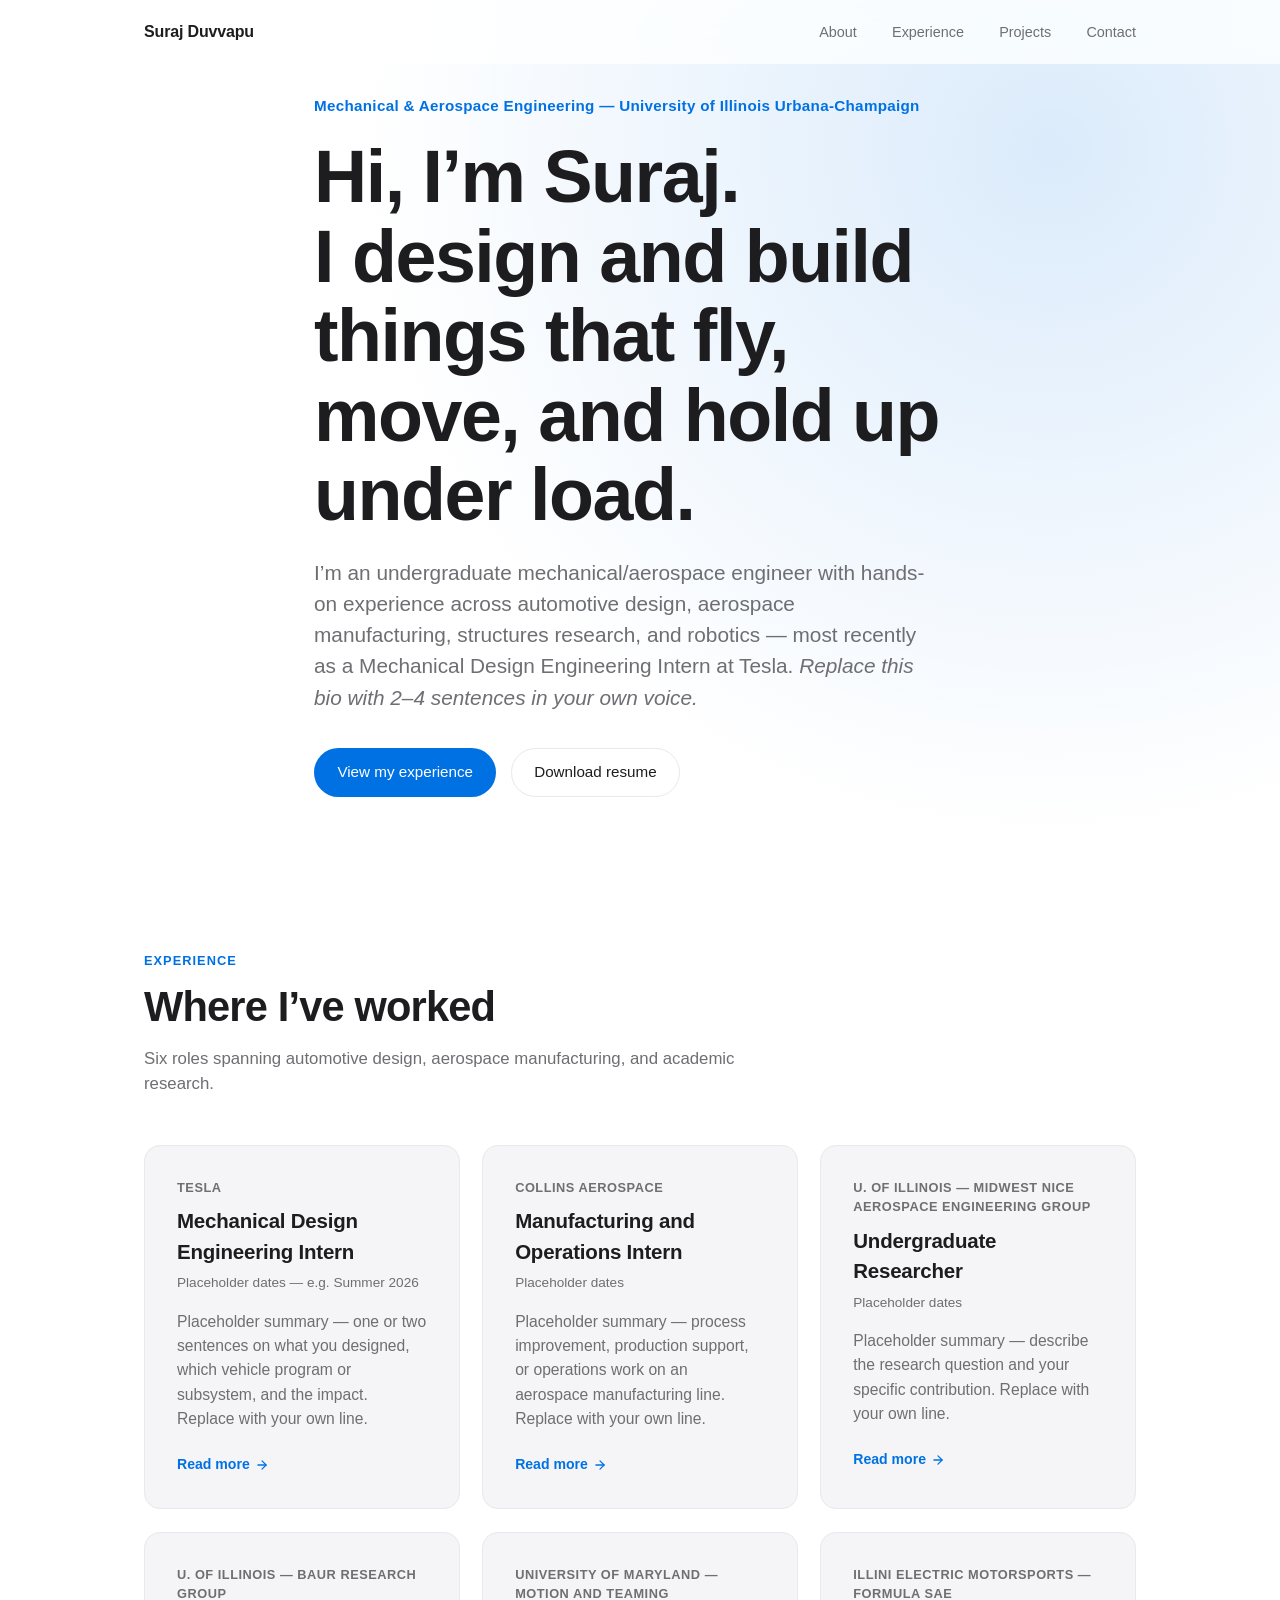
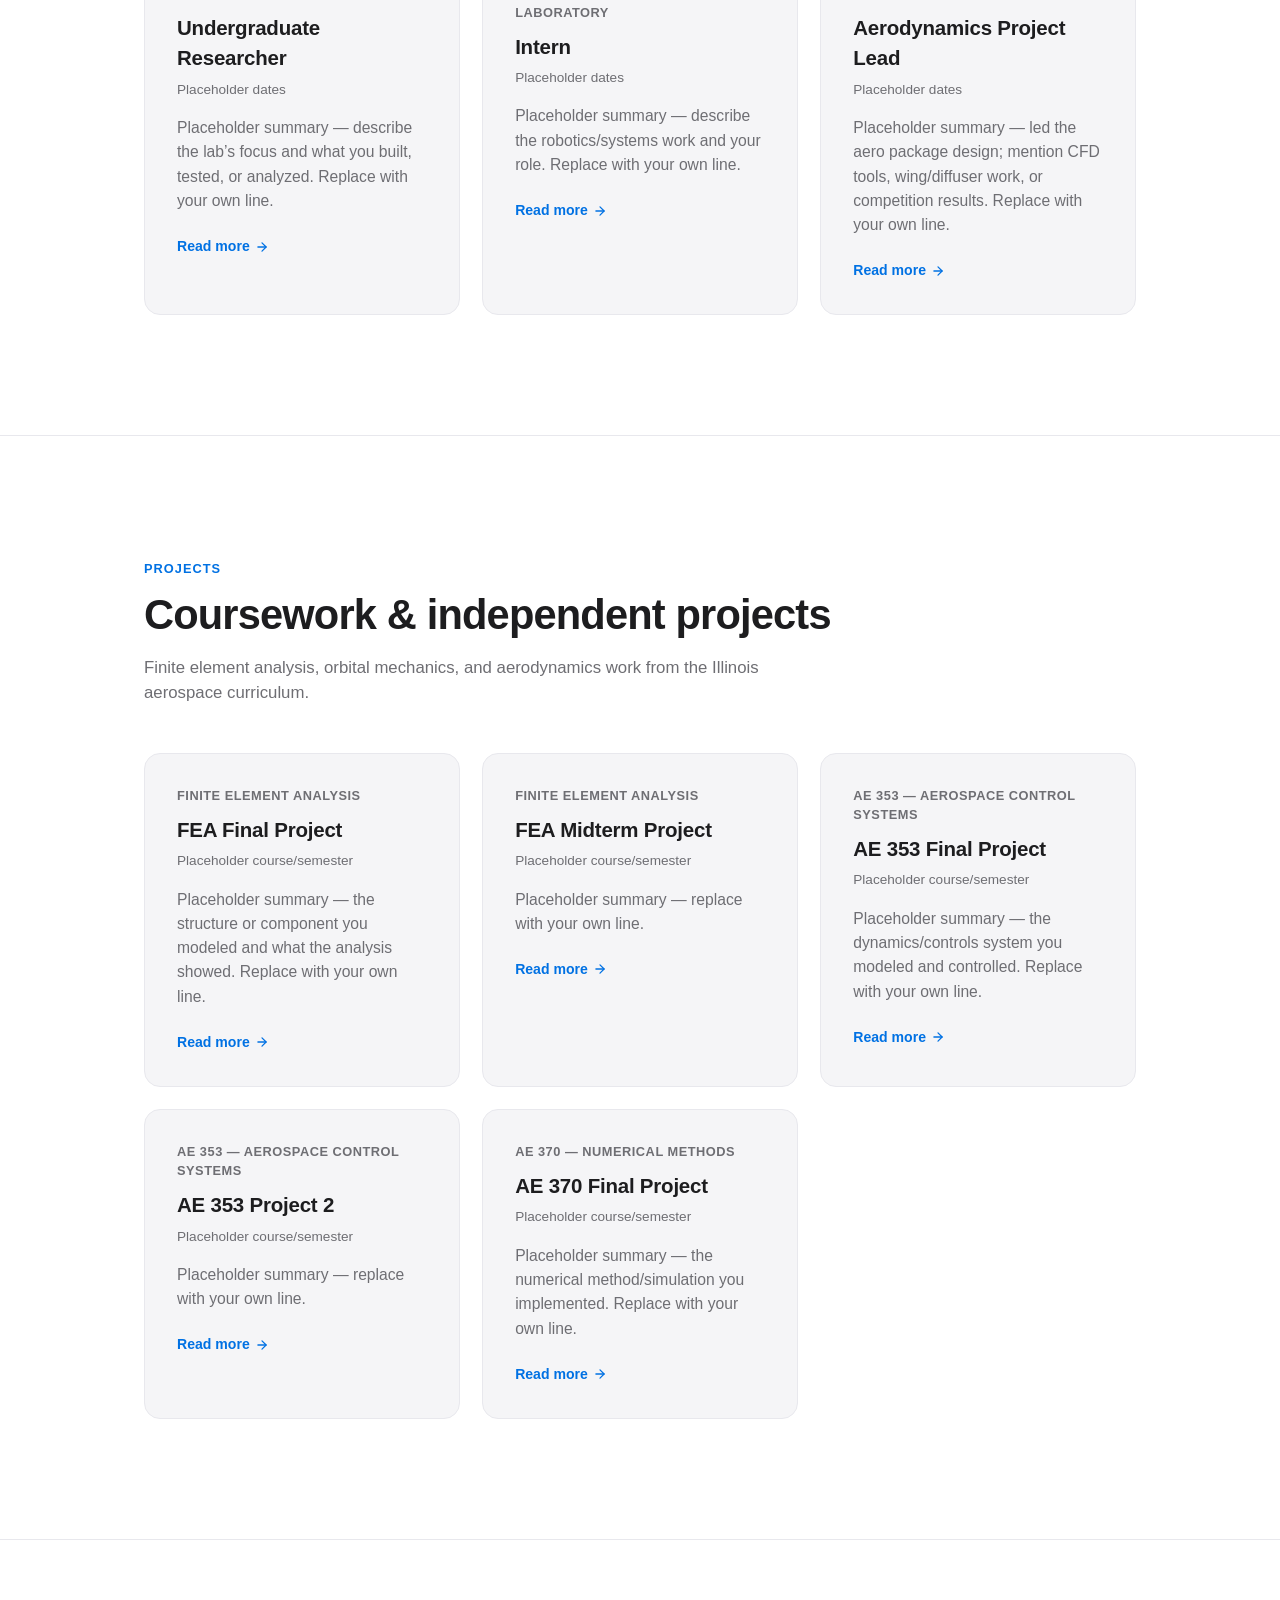
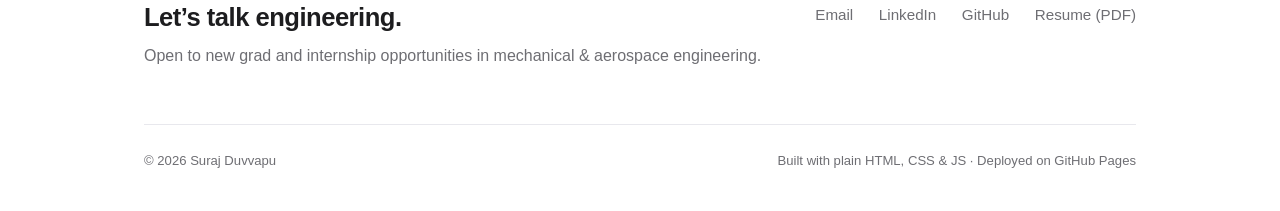
<file: index.html>
<!doctype html>
<html lang="en">
<head>
<meta charset="UTF-8" />
<meta name="viewport" content="width=device-width, initial-scale=1.0" />
<title>Suraj Duvvapu — Mechanical &amp; Aerospace Engineer</title>
<meta name="description" content="Portfolio of Suraj Duvvapu — mechanical and aerospace engineering experience, research, and coursework projects." />
<link rel="stylesheet" href="styles.css" />
</head>
<body>

<nav class="nav">
  <div class="container">
    <a href="index.html" class="nav-logo">Suraj Duvvapu</a>
    <ul class="nav-links">
      <li><a href="index.html#about">About</a></li>
      <li><a href="index.html#experience">Experience</a></li>
      <li><a href="index.html#projects">Projects</a></li>
      <li><a href="index.html#contact">Contact</a></li>
    </ul>
    <button class="nav-toggle" aria-label="Toggle menu" aria-expanded="false">
      <svg width="22" height="22" viewBox="0 0 24 24" fill="none" stroke="currentColor" stroke-width="2" stroke-linecap="round"><line x1="3" y1="6" x2="21" y2="6"/><line x1="3" y1="12" x2="21" y2="12"/><line x1="3" y1="18" x2="21" y2="18"/></svg>
    </button>
  </div>
</nav>

<header class="hero" id="about">
  <div class="hero-bg-grid"></div>
  <div class="container hero-inner">
    <div class="hero-kicker">Mechanical &amp; Aerospace Engineering — University of Illinois Urbana-Champaign</div>
    <h1>Hi, I&rsquo;m Suraj.<br>I design and build things that fly, move, and hold up under load.</h1>
    <p class="text-muted">
      I&rsquo;m an undergraduate mechanical/aerospace engineer with hands-on experience across
      automotive design, aerospace manufacturing, structures research, and robotics — most recently
      as a Mechanical Design Engineering Intern at Tesla.
      <em>Replace this bio with 2&ndash;4 sentences in your own voice.</em>
    </p>
    <div class="hero-actions">
      <a href="#experience" class="btn btn-primary">View my experience</a>
      <a href="#" class="btn btn-secondary">Download resume</a>
    </div>
  </div>
</header>

<section id="experience">
  <div class="container">
    <span class="eyebrow">Experience</span>
    <h2 class="section-heading">Where I&rsquo;ve worked</h2>
    <p class="section-sub">Six roles spanning automotive design, aerospace manufacturing, and academic research.</p>

    <div class="card-grid reveal-stagger">

      <a class="card" href="experience/tesla.html">
        <div class="card-org">Tesla</div>
        <div class="card-title">Mechanical Design Engineering Intern</div>
        <div class="card-dates">Placeholder dates &mdash; e.g. Summer 2026</div>
        <p class="card-summary">Placeholder summary — one or two sentences on what you designed, which vehicle program or subsystem, and the impact. Replace with your own line.</p>
        <span class="card-link">Read more
          <svg width="14" height="14" viewBox="0 0 24 24" fill="none" stroke="currentColor" stroke-width="2.2" stroke-linecap="round" stroke-linejoin="round"><line x1="5" y1="12" x2="19" y2="12"/><polyline points="12 5 19 12 12 19"/></svg>
        </span>
      </a>

      <a class="card" href="experience/collins-aerospace.html">
        <div class="card-org">Collins Aerospace</div>
        <div class="card-title">Manufacturing and Operations Intern</div>
        <div class="card-dates">Placeholder dates</div>
        <p class="card-summary">Placeholder summary — process improvement, production support, or operations work on an aerospace manufacturing line. Replace with your own line.</p>
        <span class="card-link">Read more
          <svg width="14" height="14" viewBox="0 0 24 24" fill="none" stroke="currentColor" stroke-width="2.2" stroke-linecap="round" stroke-linejoin="round"><line x1="5" y1="12" x2="19" y2="12"/><polyline points="12 5 19 12 12 19"/></svg>
        </span>
      </a>

      <a class="card" href="experience/midwest-nice.html">
        <div class="card-org">U. of Illinois — Midwest NICE Aerospace Engineering Group</div>
        <div class="card-title">Undergraduate Researcher</div>
        <div class="card-dates">Placeholder dates</div>
        <p class="card-summary">Placeholder summary — describe the research question and your specific contribution. Replace with your own line.</p>
        <span class="card-link">Read more
          <svg width="14" height="14" viewBox="0 0 24 24" fill="none" stroke="currentColor" stroke-width="2.2" stroke-linecap="round" stroke-linejoin="round"><line x1="5" y1="12" x2="19" y2="12"/><polyline points="12 5 19 12 12 19"/></svg>
        </span>
      </a>

      <a class="card" href="experience/baur-research-group.html">
        <div class="card-org">U. of Illinois — Baur Research Group</div>
        <div class="card-title">Undergraduate Researcher</div>
        <div class="card-dates">Placeholder dates</div>
        <p class="card-summary">Placeholder summary — describe the lab&rsquo;s focus and what you built, tested, or analyzed. Replace with your own line.</p>
        <span class="card-link">Read more
          <svg width="14" height="14" viewBox="0 0 24 24" fill="none" stroke="currentColor" stroke-width="2.2" stroke-linecap="round" stroke-linejoin="round"><line x1="5" y1="12" x2="19" y2="12"/><polyline points="12 5 19 12 12 19"/></svg>
        </span>
      </a>

      <a class="card" href="experience/motion-teaming-lab.html">
        <div class="card-org">University of Maryland — Motion and Teaming Laboratory</div>
        <div class="card-title">Intern</div>
        <div class="card-dates">Placeholder dates</div>
        <p class="card-summary">Placeholder summary — describe the robotics/systems work and your role. Replace with your own line.</p>
        <span class="card-link">Read more
          <svg width="14" height="14" viewBox="0 0 24 24" fill="none" stroke="currentColor" stroke-width="2.2" stroke-linecap="round" stroke-linejoin="round"><line x1="5" y1="12" x2="19" y2="12"/><polyline points="12 5 19 12 12 19"/></svg>
        </span>
      </a>

      <a class="card" href="experience/formula-sae.html">
        <div class="card-org">Illini Electric Motorsports — Formula SAE</div>
        <div class="card-title">Aerodynamics Project Lead</div>
        <div class="card-dates">Placeholder dates</div>
        <p class="card-summary">Placeholder summary — led the aero package design; mention CFD tools, wing/diffuser work, or competition results. Replace with your own line.</p>
        <span class="card-link">Read more
          <svg width="14" height="14" viewBox="0 0 24 24" fill="none" stroke="currentColor" stroke-width="2.2" stroke-linecap="round" stroke-linejoin="round"><line x1="5" y1="12" x2="19" y2="12"/><polyline points="12 5 19 12 12 19"/></svg>
        </span>
      </a>

    </div>
  </div>
</section>

<section id="projects" class="section-border-top">
  <div class="container">
    <span class="eyebrow">Projects</span>
    <h2 class="section-heading">Coursework &amp; independent projects</h2>
    <p class="section-sub">Finite element analysis, orbital mechanics, and aerodynamics work from the Illinois aerospace curriculum.</p>

    <div class="card-grid reveal-stagger">

      <a class="card" href="projects/fea-final-project.html">
        <div class="card-org">Finite Element Analysis</div>
        <div class="card-title">FEA Final Project</div>
        <div class="card-dates">Placeholder course/semester</div>
        <p class="card-summary">Placeholder summary — the structure or component you modeled and what the analysis showed. Replace with your own line.</p>
        <span class="card-link">Read more
          <svg width="14" height="14" viewBox="0 0 24 24" fill="none" stroke="currentColor" stroke-width="2.2" stroke-linecap="round" stroke-linejoin="round"><line x1="5" y1="12" x2="19" y2="12"/><polyline points="12 5 19 12 12 19"/></svg>
        </span>
      </a>

      <a class="card" href="projects/fea-midterm-project.html">
        <div class="card-org">Finite Element Analysis</div>
        <div class="card-title">FEA Midterm Project</div>
        <div class="card-dates">Placeholder course/semester</div>
        <p class="card-summary">Placeholder summary — replace with your own line.</p>
        <span class="card-link">Read more
          <svg width="14" height="14" viewBox="0 0 24 24" fill="none" stroke="currentColor" stroke-width="2.2" stroke-linecap="round" stroke-linejoin="round"><line x1="5" y1="12" x2="19" y2="12"/><polyline points="12 5 19 12 12 19"/></svg>
        </span>
      </a>

      <a class="card" href="projects/ae353-final-project.html">
        <div class="card-org">AE 353 — Aerospace Control Systems</div>
        <div class="card-title">AE 353 Final Project</div>
        <div class="card-dates">Placeholder course/semester</div>
        <p class="card-summary">Placeholder summary — the dynamics/controls system you modeled and controlled. Replace with your own line.</p>
        <span class="card-link">Read more
          <svg width="14" height="14" viewBox="0 0 24 24" fill="none" stroke="currentColor" stroke-width="2.2" stroke-linecap="round" stroke-linejoin="round"><line x1="5" y1="12" x2="19" y2="12"/><polyline points="12 5 19 12 12 19"/></svg>
        </span>
      </a>

      <a class="card" href="projects/ae353-project-2.html">
        <div class="card-org">AE 353 — Aerospace Control Systems</div>
        <div class="card-title">AE 353 Project 2</div>
        <div class="card-dates">Placeholder course/semester</div>
        <p class="card-summary">Placeholder summary — replace with your own line.</p>
        <span class="card-link">Read more
          <svg width="14" height="14" viewBox="0 0 24 24" fill="none" stroke="currentColor" stroke-width="2.2" stroke-linecap="round" stroke-linejoin="round"><line x1="5" y1="12" x2="19" y2="12"/><polyline points="12 5 19 12 12 19"/></svg>
        </span>
      </a>

      <a class="card" href="projects/ae370-final-project.html">
        <div class="card-org">AE 370 — Numerical Methods</div>
        <div class="card-title">AE 370 Final Project</div>
        <div class="card-dates">Placeholder course/semester</div>
        <p class="card-summary">Placeholder summary — the numerical method/simulation you implemented. Replace with your own line.</p>
        <span class="card-link">Read more
          <svg width="14" height="14" viewBox="0 0 24 24" fill="none" stroke="currentColor" stroke-width="2.2" stroke-linecap="round" stroke-linejoin="round"><line x1="5" y1="12" x2="19" y2="12"/><polyline points="12 5 19 12 12 19"/></svg>
        </span>
      </a>

    </div>
  </div>
</section>

<footer class="footer" id="contact">
  <div class="container">
    <div class="footer-top">
      <div>
        <h3 class="footer-heading">Let&rsquo;s talk engineering.</h3>
        <p class="text-muted mt-0">Open to new grad and internship opportunities in mechanical &amp; aerospace engineering.</p>
      </div>
      <div class="footer-links">
        <a href="mailto:your.email@example.com">Email</a>
        <a href="#">LinkedIn</a>
        <a href="#">GitHub</a>
        <a href="#">Resume (PDF)</a>
      </div>
    </div>
    <div class="footer-bottom">
      <span>&copy; <span id="year"></span> Suraj Duvvapu</span>
      <span>Built with plain HTML, CSS &amp; JS · Deployed on GitHub Pages</span>
    </div>
  </div>
</footer>

<script src="script.js"></script>
<script>document.getElementById('year').textContent = new Date().getFullYear();</script>
</body>
</html>
</file>
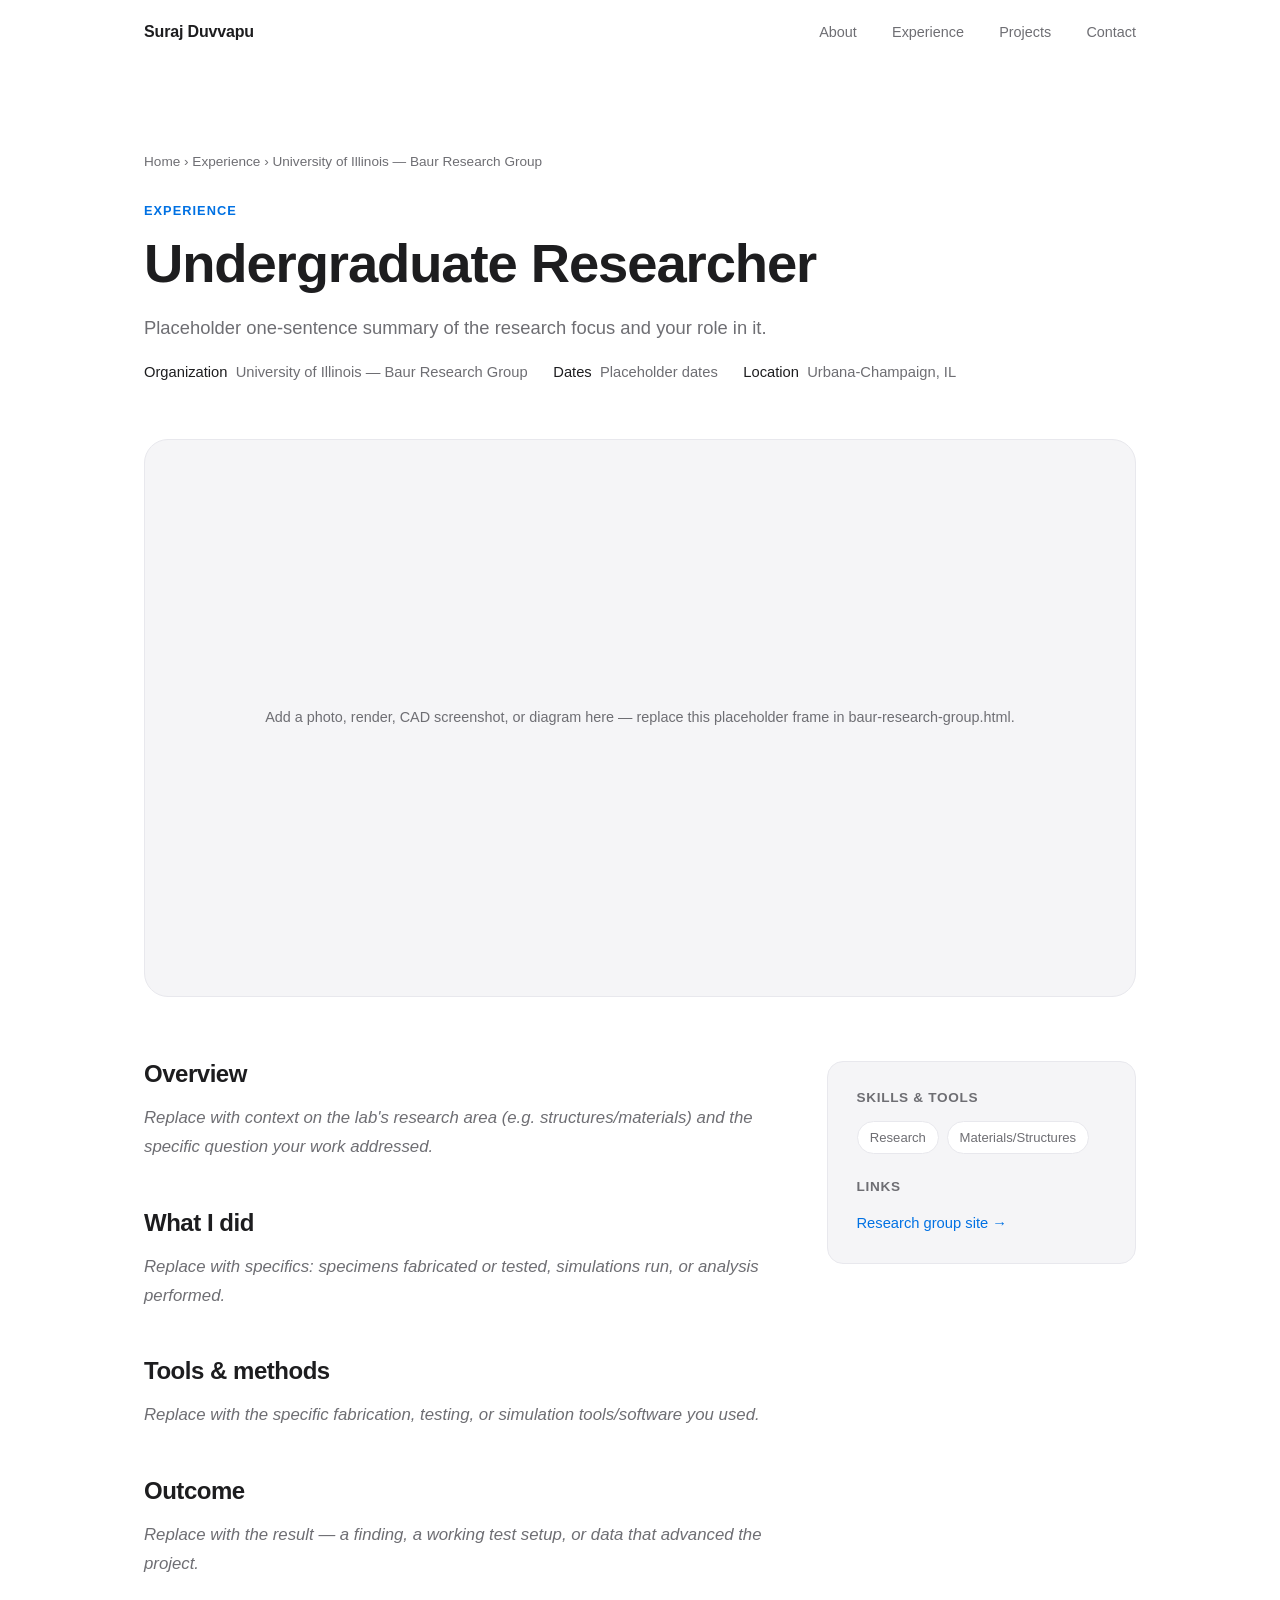
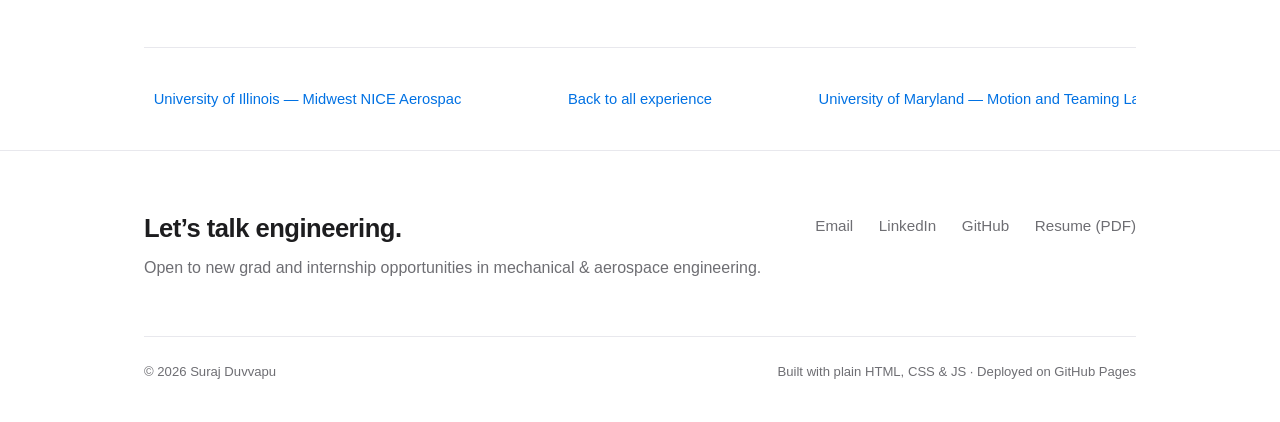
<file: experience/baur-research-group.html>
<!doctype html>
<html lang="en">
<head>
<meta charset="UTF-8" />
<meta name="viewport" content="width=device-width, initial-scale=1.0" />
<title>Undergraduate Researcher — University of Illinois — Baur Research Group | Suraj Duvvapu</title>
<meta name="description" content="Placeholder one-sentence summary of the research focus and your role in it." />
<link rel="stylesheet" href="../styles.css" />
</head>
<body>

<nav class="nav">
  <div class="container">
    <a href="../index.html" class="nav-logo">Suraj Duvvapu</a>
    <ul class="nav-links">
      <li><a href="../index.html#about">About</a></li>
      <li><a href="../index.html#experience">Experience</a></li>
      <li><a href="../index.html#projects">Projects</a></li>
      <li><a href="../index.html#contact">Contact</a></li>
    </ul>
    <button class="nav-toggle" aria-label="Toggle menu" aria-expanded="false">
      <svg width="22" height="22" viewBox="0 0 24 24" fill="none" stroke="currentColor" stroke-width="2" stroke-linecap="round"><line x1="3" y1="6" x2="21" y2="6"/><line x1="3" y1="12" x2="21" y2="12"/><line x1="3" y1="18" x2="21" y2="18"/></svg>
    </button>
  </div>
</nav>

<header class="detail-hero">
  <div class="container">
    <div class="breadcrumb reveal">
      <a href="../index.html">Home</a> &rsaquo; <a href="../index.html#experience">Experience</a> &rsaquo; University of Illinois — Baur Research Group
    </div>
    <span class="eyebrow reveal">Experience</span>
    <h1 class="detail-title reveal">Undergraduate Researcher</h1>
    <p class="detail-lede reveal">Placeholder one-sentence summary of the research focus and your role in it.</p>
    <div class="detail-meta reveal">
      <span><strong>Organization</strong> &nbsp;University of Illinois — Baur Research Group</span>
      <span><strong>Dates</strong> &nbsp;Placeholder dates</span>
      <span><strong>Location</strong> &nbsp;Urbana-Champaign, IL</span>
    </div>
  </div>
</header>

<div class="container">
  <div class="media-frame reveal">
    Add a photo, render, CAD screenshot, or diagram here — replace this placeholder frame in baur-research-group.html.
  </div>

  <div class="detail-grid">
    <article class="prose reveal">
      <h2>Overview</h2>
      <p class="placeholder">Replace with context on the lab's research area (e.g. structures/materials) and the specific question your work addressed.</p>

      <h2>What I did</h2>
      <p class="placeholder">Replace with specifics: specimens fabricated or tested, simulations run, or analysis performed.</p>

      <h2>Tools &amp; methods</h2>
      <p class="placeholder">Replace with the specific fabrication, testing, or simulation tools/software you used.</p>

      <h2>Outcome</h2>
      <p class="placeholder">Replace with the result — a finding, a working test setup, or data that advanced the project.</p>
    </article>

    <aside class="sidebar reveal">
      <h3>Skills &amp; tools</h3>
      <div class="tag-list">
        <span class="tag">Research</span>
        <span class="tag">Materials/Structures</span>
      </div>
      <h3>Links</h3>
      <ul class="sidebar-links">
        <li><a href="#" target="_blank" rel="noopener">Research group site &rarr;</a></li>
      </ul>
    </aside>
  </div>

  <div class="detail-nav">
    <a href="midwest-nice.html" class="link-arrow">
      <svg width="14" height="14" viewBox="0 0 24 24" fill="none" stroke="currentColor" stroke-width="2.2" stroke-linecap="round" stroke-linejoin="round" style="transform: scaleX(-1);"><line x1="5" y1="12" x2="19" y2="12"/><polyline points="12 5 19 12 12 19"/></svg>
      &nbsp;University of Illinois — Midwest NICE Aerospace Engineering Group
    </a>
    <a href="../index.html#experience" class="link-arrow">Back to all experience</a>
    <a href="motion-teaming-lab.html" class="link-arrow">University of Maryland — Motion and Teaming Laboratory&nbsp;
      <svg width="14" height="14" viewBox="0 0 24 24" fill="none" stroke="currentColor" stroke-width="2.2" stroke-linecap="round" stroke-linejoin="round"><line x1="5" y1="12" x2="19" y2="12"/><polyline points="12 5 19 12 12 19"/></svg>
    </a>
  </div>
</div>

<footer class="footer" id="contact">
  <div class="container">
    <div class="footer-top">
      <div>
        <h3 class="footer-heading">Let&rsquo;s talk engineering.</h3>
        <p class="text-muted mt-0">Open to new grad and internship opportunities in mechanical &amp; aerospace engineering.</p>
      </div>
      <div class="footer-links">
        <a href="mailto:your.email@example.com">Email</a>
        <a href="#">LinkedIn</a>
        <a href="#">GitHub</a>
        <a href="#">Resume (PDF)</a>
      </div>
    </div>
    <div class="footer-bottom">
      <span>&copy; <span id="year"></span> Suraj Duvvapu</span>
      <span>Built with plain HTML, CSS &amp; JS &middot; Deployed on GitHub Pages</span>
    </div>
  </div>
</footer>

<script src="../script.js"></script>
<script>document.getElementById('year').textContent = new Date().getFullYear();</script>
</body>
</html>
</file>
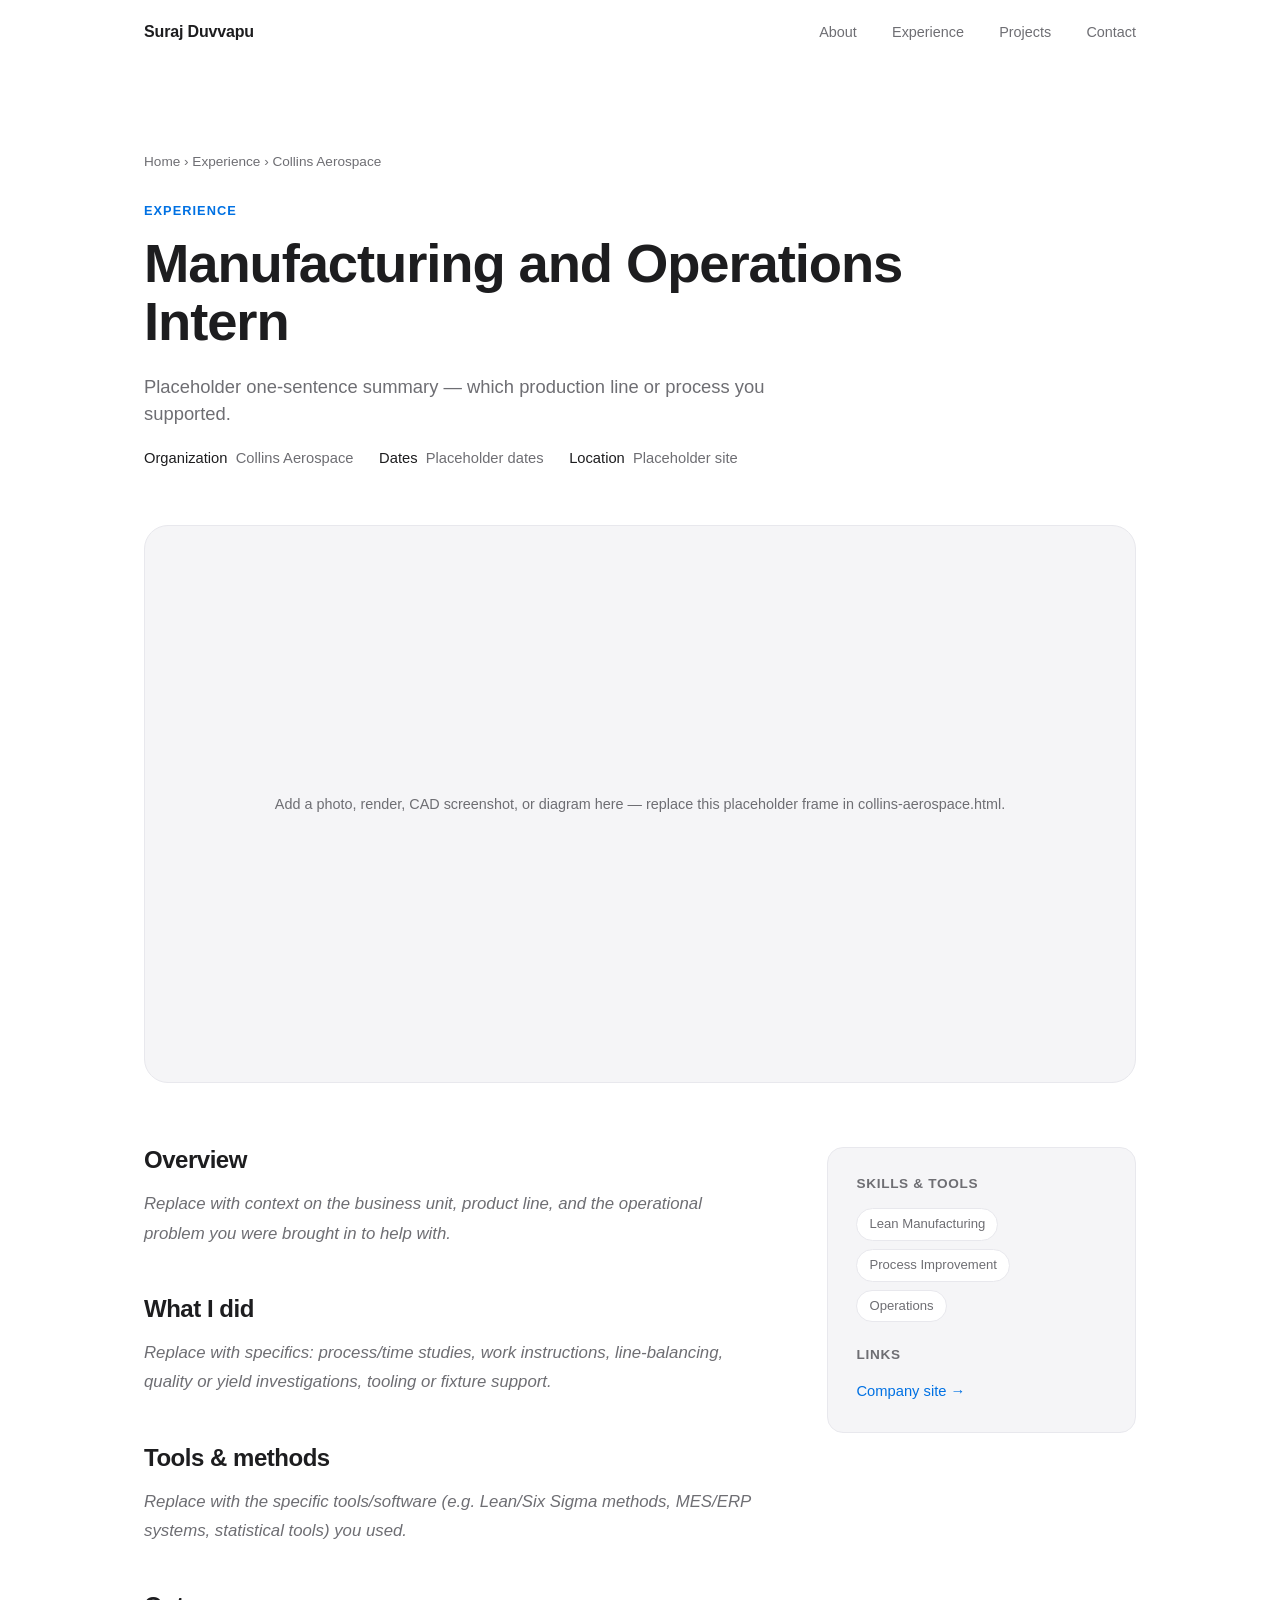
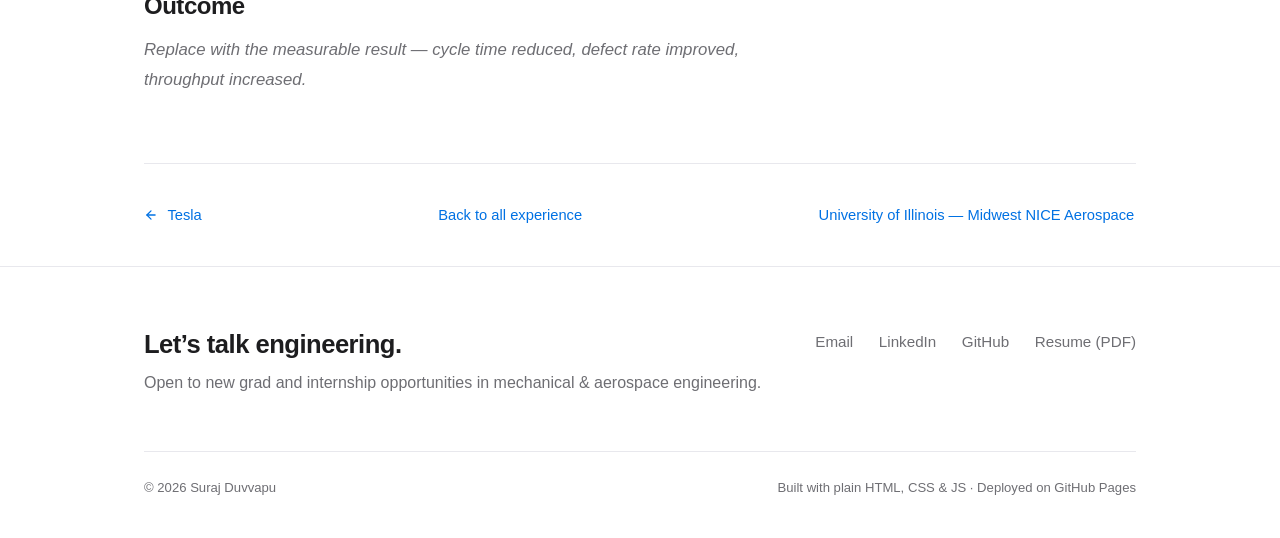
<file: experience/collins-aerospace.html>
<!doctype html>
<html lang="en">
<head>
<meta charset="UTF-8" />
<meta name="viewport" content="width=device-width, initial-scale=1.0" />
<title>Manufacturing and Operations Intern — Collins Aerospace | Suraj Duvvapu</title>
<meta name="description" content="Placeholder one-sentence summary — which production line or process you supported." />
<link rel="stylesheet" href="../styles.css" />
</head>
<body>

<nav class="nav">
  <div class="container">
    <a href="../index.html" class="nav-logo">Suraj Duvvapu</a>
    <ul class="nav-links">
      <li><a href="../index.html#about">About</a></li>
      <li><a href="../index.html#experience">Experience</a></li>
      <li><a href="../index.html#projects">Projects</a></li>
      <li><a href="../index.html#contact">Contact</a></li>
    </ul>
    <button class="nav-toggle" aria-label="Toggle menu" aria-expanded="false">
      <svg width="22" height="22" viewBox="0 0 24 24" fill="none" stroke="currentColor" stroke-width="2" stroke-linecap="round"><line x1="3" y1="6" x2="21" y2="6"/><line x1="3" y1="12" x2="21" y2="12"/><line x1="3" y1="18" x2="21" y2="18"/></svg>
    </button>
  </div>
</nav>

<header class="detail-hero">
  <div class="container">
    <div class="breadcrumb reveal">
      <a href="../index.html">Home</a> &rsaquo; <a href="../index.html#experience">Experience</a> &rsaquo; Collins Aerospace
    </div>
    <span class="eyebrow reveal">Experience</span>
    <h1 class="detail-title reveal">Manufacturing and Operations Intern</h1>
    <p class="detail-lede reveal">Placeholder one-sentence summary — which production line or process you supported.</p>
    <div class="detail-meta reveal">
      <span><strong>Organization</strong> &nbsp;Collins Aerospace</span>
      <span><strong>Dates</strong> &nbsp;Placeholder dates</span>
      <span><strong>Location</strong> &nbsp;Placeholder site</span>
    </div>
  </div>
</header>

<div class="container">
  <div class="media-frame reveal">
    Add a photo, render, CAD screenshot, or diagram here — replace this placeholder frame in collins-aerospace.html.
  </div>

  <div class="detail-grid">
    <article class="prose reveal">
      <h2>Overview</h2>
      <p class="placeholder">Replace with context on the business unit, product line, and the operational problem you were brought in to help with.</p>

      <h2>What I did</h2>
      <p class="placeholder">Replace with specifics: process/time studies, work instructions, line-balancing, quality or yield investigations, tooling or fixture support.</p>

      <h2>Tools &amp; methods</h2>
      <p class="placeholder">Replace with the specific tools/software (e.g. Lean/Six Sigma methods, MES/ERP systems, statistical tools) you used.</p>

      <h2>Outcome</h2>
      <p class="placeholder">Replace with the measurable result — cycle time reduced, defect rate improved, throughput increased.</p>
    </article>

    <aside class="sidebar reveal">
      <h3>Skills &amp; tools</h3>
      <div class="tag-list">
        <span class="tag">Lean Manufacturing</span>
        <span class="tag">Process Improvement</span>
        <span class="tag">Operations</span>
      </div>
      <h3>Links</h3>
      <ul class="sidebar-links">
        <li><a href="https://www.collinsaerospace.com" target="_blank" rel="noopener">Company site &rarr;</a></li>
      </ul>
    </aside>
  </div>

  <div class="detail-nav">
    <a href="tesla.html" class="link-arrow">
      <svg width="14" height="14" viewBox="0 0 24 24" fill="none" stroke="currentColor" stroke-width="2.2" stroke-linecap="round" stroke-linejoin="round" style="transform: scaleX(-1);"><line x1="5" y1="12" x2="19" y2="12"/><polyline points="12 5 19 12 12 19"/></svg>
      &nbsp;Tesla
    </a>
    <a href="../index.html#experience" class="link-arrow">Back to all experience</a>
    <a href="midwest-nice.html" class="link-arrow">University of Illinois — Midwest NICE Aerospace Engineering Group&nbsp;
      <svg width="14" height="14" viewBox="0 0 24 24" fill="none" stroke="currentColor" stroke-width="2.2" stroke-linecap="round" stroke-linejoin="round"><line x1="5" y1="12" x2="19" y2="12"/><polyline points="12 5 19 12 12 19"/></svg>
    </a>
  </div>
</div>

<footer class="footer" id="contact">
  <div class="container">
    <div class="footer-top">
      <div>
        <h3 class="footer-heading">Let&rsquo;s talk engineering.</h3>
        <p class="text-muted mt-0">Open to new grad and internship opportunities in mechanical &amp; aerospace engineering.</p>
      </div>
      <div class="footer-links">
        <a href="mailto:your.email@example.com">Email</a>
        <a href="#">LinkedIn</a>
        <a href="#">GitHub</a>
        <a href="#">Resume (PDF)</a>
      </div>
    </div>
    <div class="footer-bottom">
      <span>&copy; <span id="year"></span> Suraj Duvvapu</span>
      <span>Built with plain HTML, CSS &amp; JS &middot; Deployed on GitHub Pages</span>
    </div>
  </div>
</footer>

<script src="../script.js"></script>
<script>document.getElementById('year').textContent = new Date().getFullYear();</script>
</body>
</html>
</file>
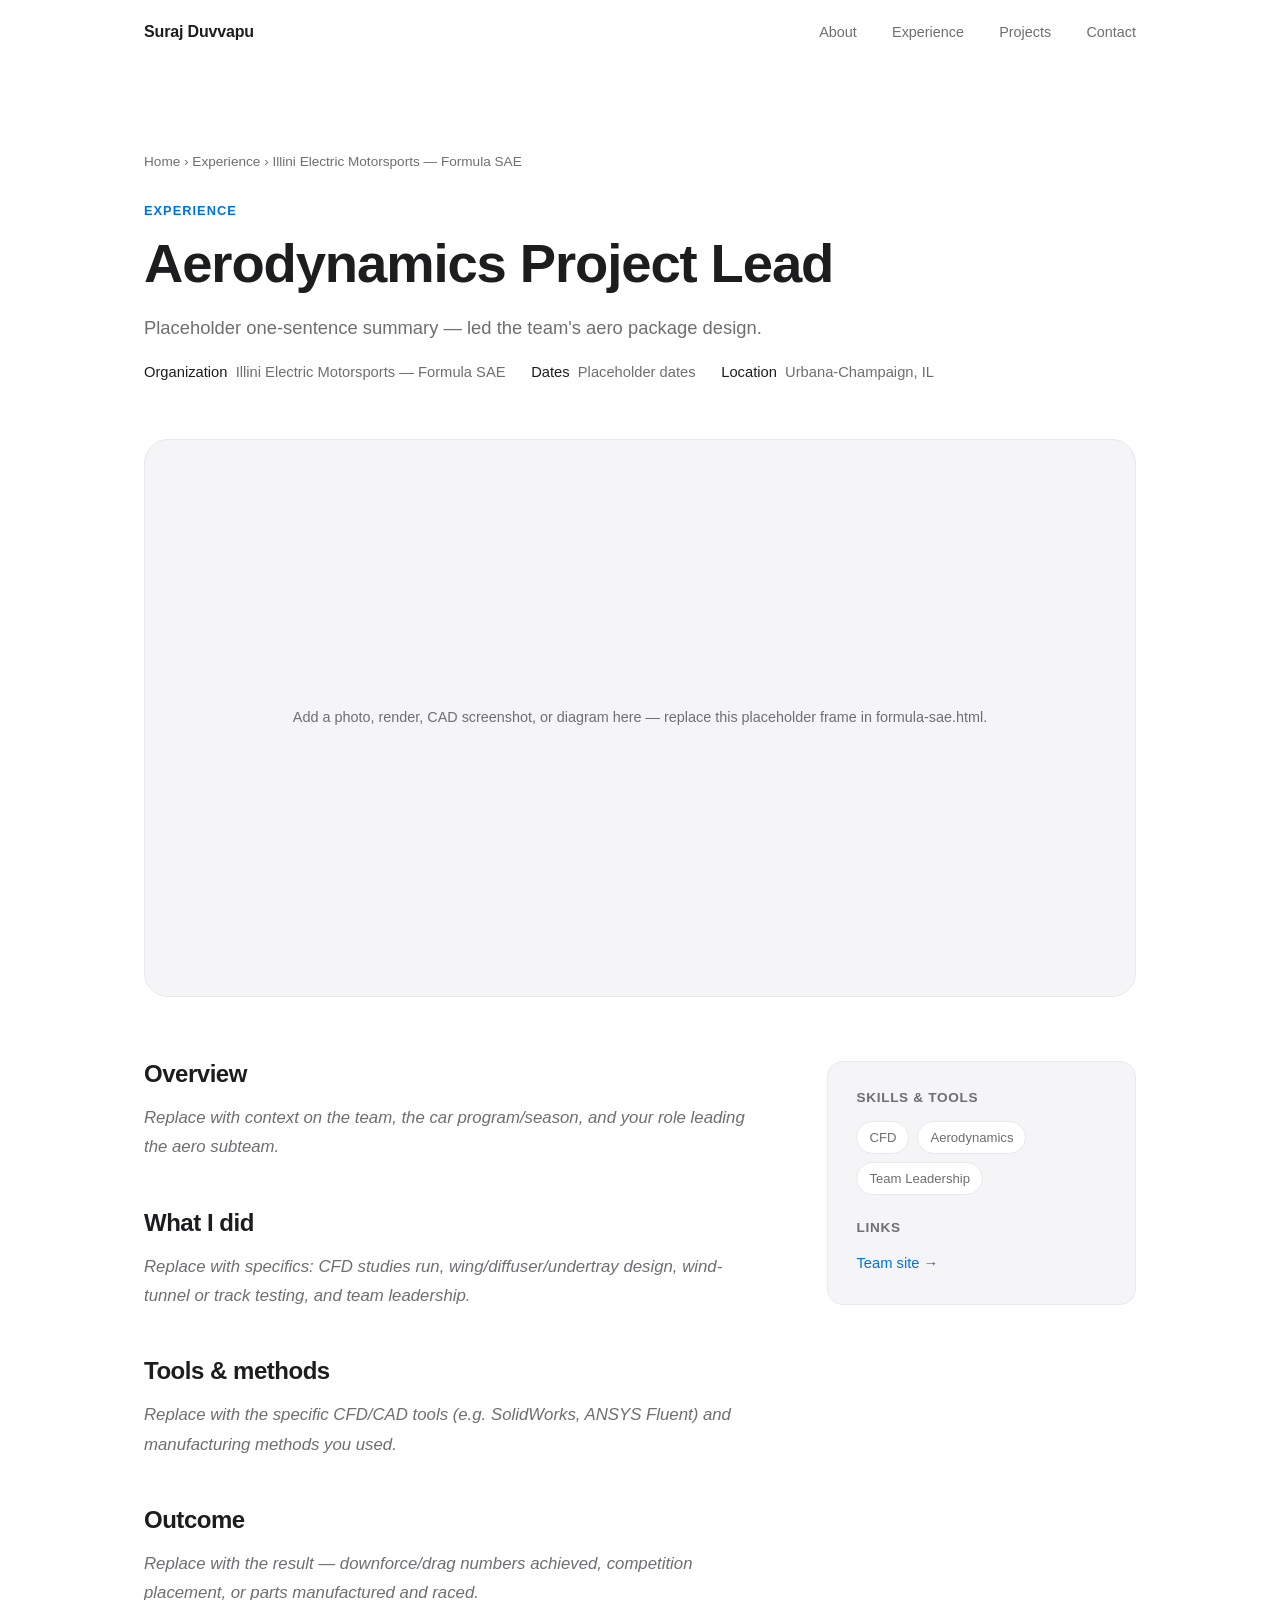
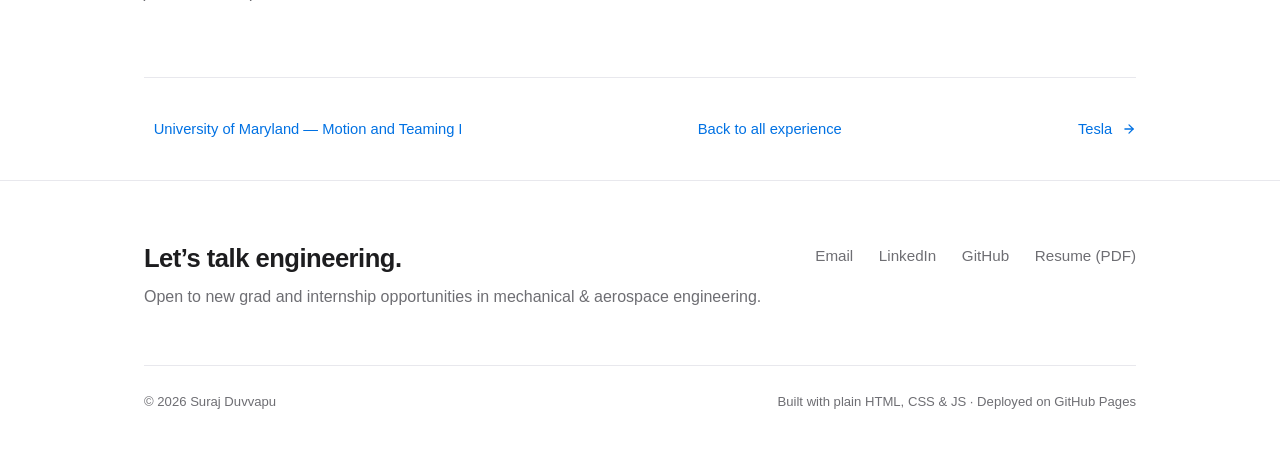
<file: experience/formula-sae.html>
<!doctype html>
<html lang="en">
<head>
<meta charset="UTF-8" />
<meta name="viewport" content="width=device-width, initial-scale=1.0" />
<title>Aerodynamics Project Lead — Illini Electric Motorsports — Formula SAE | Suraj Duvvapu</title>
<meta name="description" content="Placeholder one-sentence summary — led the team's aero package design." />
<link rel="stylesheet" href="../styles.css" />
</head>
<body>

<nav class="nav">
  <div class="container">
    <a href="../index.html" class="nav-logo">Suraj Duvvapu</a>
    <ul class="nav-links">
      <li><a href="../index.html#about">About</a></li>
      <li><a href="../index.html#experience">Experience</a></li>
      <li><a href="../index.html#projects">Projects</a></li>
      <li><a href="../index.html#contact">Contact</a></li>
    </ul>
    <button class="nav-toggle" aria-label="Toggle menu" aria-expanded="false">
      <svg width="22" height="22" viewBox="0 0 24 24" fill="none" stroke="currentColor" stroke-width="2" stroke-linecap="round"><line x1="3" y1="6" x2="21" y2="6"/><line x1="3" y1="12" x2="21" y2="12"/><line x1="3" y1="18" x2="21" y2="18"/></svg>
    </button>
  </div>
</nav>

<header class="detail-hero">
  <div class="container">
    <div class="breadcrumb reveal">
      <a href="../index.html">Home</a> &rsaquo; <a href="../index.html#experience">Experience</a> &rsaquo; Illini Electric Motorsports — Formula SAE
    </div>
    <span class="eyebrow reveal">Experience</span>
    <h1 class="detail-title reveal">Aerodynamics Project Lead</h1>
    <p class="detail-lede reveal">Placeholder one-sentence summary — led the team's aero package design.</p>
    <div class="detail-meta reveal">
      <span><strong>Organization</strong> &nbsp;Illini Electric Motorsports — Formula SAE</span>
      <span><strong>Dates</strong> &nbsp;Placeholder dates</span>
      <span><strong>Location</strong> &nbsp;Urbana-Champaign, IL</span>
    </div>
  </div>
</header>

<div class="container">
  <div class="media-frame reveal">
    Add a photo, render, CAD screenshot, or diagram here — replace this placeholder frame in formula-sae.html.
  </div>

  <div class="detail-grid">
    <article class="prose reveal">
      <h2>Overview</h2>
      <p class="placeholder">Replace with context on the team, the car program/season, and your role leading the aero subteam.</p>

      <h2>What I did</h2>
      <p class="placeholder">Replace with specifics: CFD studies run, wing/diffuser/undertray design, wind-tunnel or track testing, and team leadership.</p>

      <h2>Tools &amp; methods</h2>
      <p class="placeholder">Replace with the specific CFD/CAD tools (e.g. SolidWorks, ANSYS Fluent) and manufacturing methods you used.</p>

      <h2>Outcome</h2>
      <p class="placeholder">Replace with the result — downforce/drag numbers achieved, competition placement, or parts manufactured and raced.</p>
    </article>

    <aside class="sidebar reveal">
      <h3>Skills &amp; tools</h3>
      <div class="tag-list">
        <span class="tag">CFD</span>
        <span class="tag">Aerodynamics</span>
        <span class="tag">Team Leadership</span>
      </div>
      <h3>Links</h3>
      <ul class="sidebar-links">
        <li><a href="#" target="_blank" rel="noopener">Team site &rarr;</a></li>
      </ul>
    </aside>
  </div>

  <div class="detail-nav">
    <a href="motion-teaming-lab.html" class="link-arrow">
      <svg width="14" height="14" viewBox="0 0 24 24" fill="none" stroke="currentColor" stroke-width="2.2" stroke-linecap="round" stroke-linejoin="round" style="transform: scaleX(-1);"><line x1="5" y1="12" x2="19" y2="12"/><polyline points="12 5 19 12 12 19"/></svg>
      &nbsp;University of Maryland — Motion and Teaming Laboratory
    </a>
    <a href="../index.html#experience" class="link-arrow">Back to all experience</a>
    <a href="tesla.html" class="link-arrow">Tesla&nbsp;
      <svg width="14" height="14" viewBox="0 0 24 24" fill="none" stroke="currentColor" stroke-width="2.2" stroke-linecap="round" stroke-linejoin="round"><line x1="5" y1="12" x2="19" y2="12"/><polyline points="12 5 19 12 12 19"/></svg>
    </a>
  </div>
</div>

<footer class="footer" id="contact">
  <div class="container">
    <div class="footer-top">
      <div>
        <h3 class="footer-heading">Let&rsquo;s talk engineering.</h3>
        <p class="text-muted mt-0">Open to new grad and internship opportunities in mechanical &amp; aerospace engineering.</p>
      </div>
      <div class="footer-links">
        <a href="mailto:your.email@example.com">Email</a>
        <a href="#">LinkedIn</a>
        <a href="#">GitHub</a>
        <a href="#">Resume (PDF)</a>
      </div>
    </div>
    <div class="footer-bottom">
      <span>&copy; <span id="year"></span> Suraj Duvvapu</span>
      <span>Built with plain HTML, CSS &amp; JS &middot; Deployed on GitHub Pages</span>
    </div>
  </div>
</footer>

<script src="../script.js"></script>
<script>document.getElementById('year').textContent = new Date().getFullYear();</script>
</body>
</html>
</file>
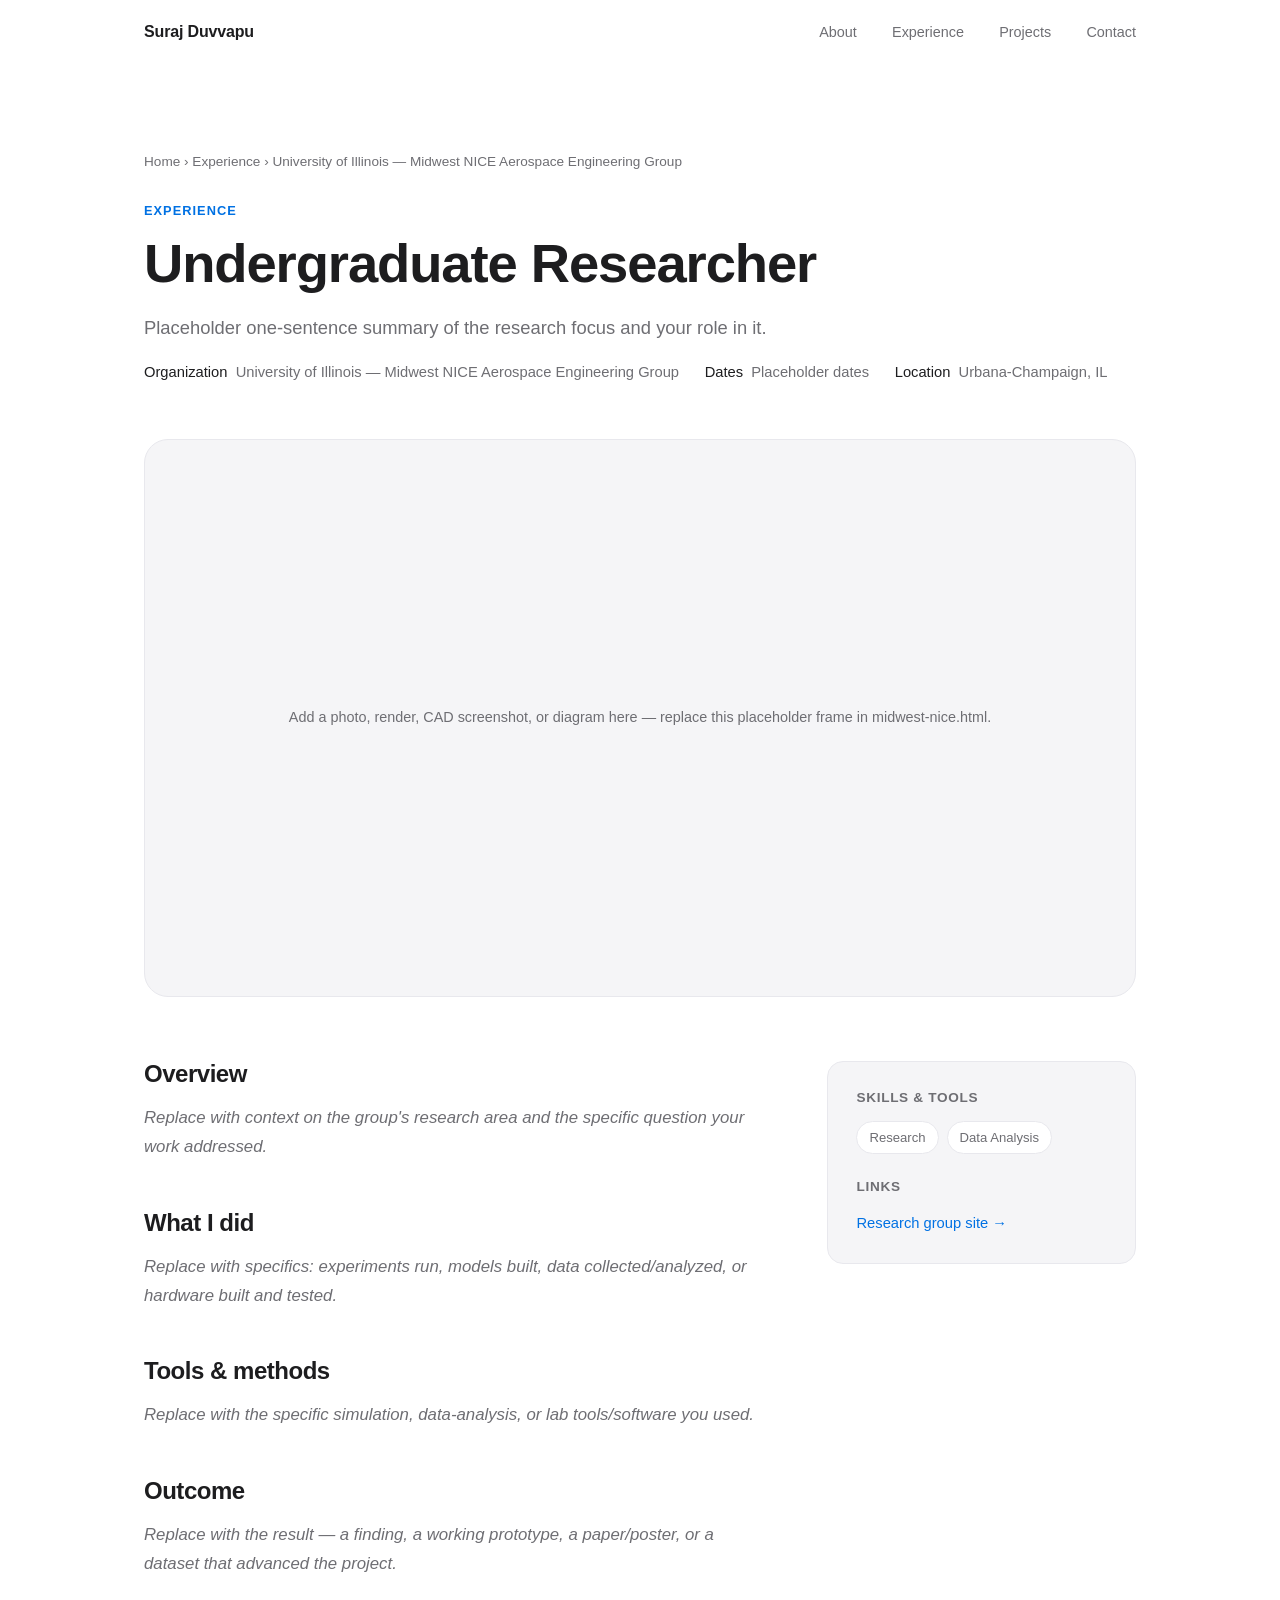
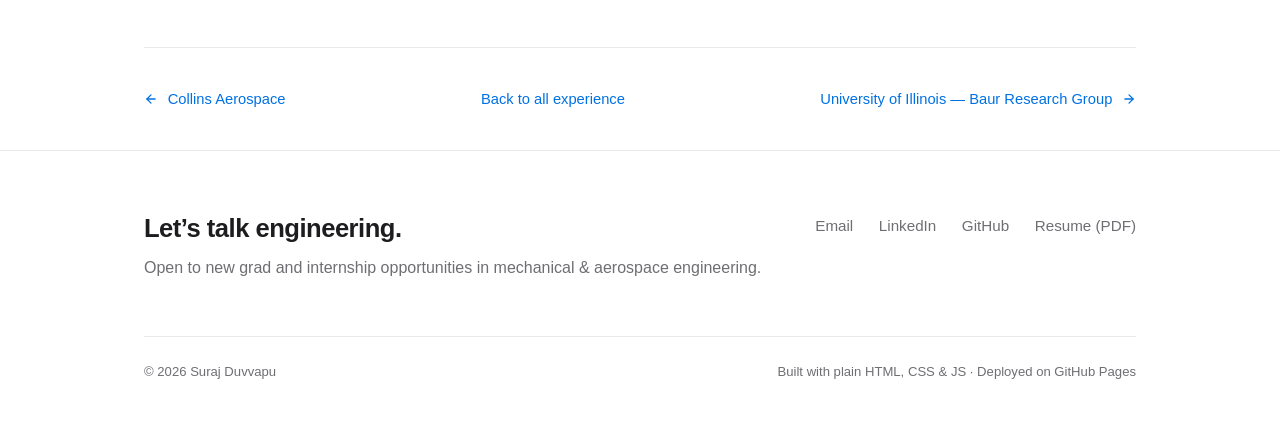
<file: experience/midwest-nice.html>
<!doctype html>
<html lang="en">
<head>
<meta charset="UTF-8" />
<meta name="viewport" content="width=device-width, initial-scale=1.0" />
<title>Undergraduate Researcher — University of Illinois — Midwest NICE Aerospace Engineering Group | Suraj Duvvapu</title>
<meta name="description" content="Placeholder one-sentence summary of the research focus and your role in it." />
<link rel="stylesheet" href="../styles.css" />
</head>
<body>

<nav class="nav">
  <div class="container">
    <a href="../index.html" class="nav-logo">Suraj Duvvapu</a>
    <ul class="nav-links">
      <li><a href="../index.html#about">About</a></li>
      <li><a href="../index.html#experience">Experience</a></li>
      <li><a href="../index.html#projects">Projects</a></li>
      <li><a href="../index.html#contact">Contact</a></li>
    </ul>
    <button class="nav-toggle" aria-label="Toggle menu" aria-expanded="false">
      <svg width="22" height="22" viewBox="0 0 24 24" fill="none" stroke="currentColor" stroke-width="2" stroke-linecap="round"><line x1="3" y1="6" x2="21" y2="6"/><line x1="3" y1="12" x2="21" y2="12"/><line x1="3" y1="18" x2="21" y2="18"/></svg>
    </button>
  </div>
</nav>

<header class="detail-hero">
  <div class="container">
    <div class="breadcrumb reveal">
      <a href="../index.html">Home</a> &rsaquo; <a href="../index.html#experience">Experience</a> &rsaquo; University of Illinois — Midwest NICE Aerospace Engineering Group
    </div>
    <span class="eyebrow reveal">Experience</span>
    <h1 class="detail-title reveal">Undergraduate Researcher</h1>
    <p class="detail-lede reveal">Placeholder one-sentence summary of the research focus and your role in it.</p>
    <div class="detail-meta reveal">
      <span><strong>Organization</strong> &nbsp;University of Illinois — Midwest NICE Aerospace Engineering Group</span>
      <span><strong>Dates</strong> &nbsp;Placeholder dates</span>
      <span><strong>Location</strong> &nbsp;Urbana-Champaign, IL</span>
    </div>
  </div>
</header>

<div class="container">
  <div class="media-frame reveal">
    Add a photo, render, CAD screenshot, or diagram here — replace this placeholder frame in midwest-nice.html.
  </div>

  <div class="detail-grid">
    <article class="prose reveal">
      <h2>Overview</h2>
      <p class="placeholder">Replace with context on the group's research area and the specific question your work addressed.</p>

      <h2>What I did</h2>
      <p class="placeholder">Replace with specifics: experiments run, models built, data collected/analyzed, or hardware built and tested.</p>

      <h2>Tools &amp; methods</h2>
      <p class="placeholder">Replace with the specific simulation, data-analysis, or lab tools/software you used.</p>

      <h2>Outcome</h2>
      <p class="placeholder">Replace with the result — a finding, a working prototype, a paper/poster, or a dataset that advanced the project.</p>
    </article>

    <aside class="sidebar reveal">
      <h3>Skills &amp; tools</h3>
      <div class="tag-list">
        <span class="tag">Research</span>
        <span class="tag">Data Analysis</span>
      </div>
      <h3>Links</h3>
      <ul class="sidebar-links">
        <li><a href="#" target="_blank" rel="noopener">Research group site &rarr;</a></li>
      </ul>
    </aside>
  </div>

  <div class="detail-nav">
    <a href="collins-aerospace.html" class="link-arrow">
      <svg width="14" height="14" viewBox="0 0 24 24" fill="none" stroke="currentColor" stroke-width="2.2" stroke-linecap="round" stroke-linejoin="round" style="transform: scaleX(-1);"><line x1="5" y1="12" x2="19" y2="12"/><polyline points="12 5 19 12 12 19"/></svg>
      &nbsp;Collins Aerospace
    </a>
    <a href="../index.html#experience" class="link-arrow">Back to all experience</a>
    <a href="baur-research-group.html" class="link-arrow">University of Illinois — Baur Research Group&nbsp;
      <svg width="14" height="14" viewBox="0 0 24 24" fill="none" stroke="currentColor" stroke-width="2.2" stroke-linecap="round" stroke-linejoin="round"><line x1="5" y1="12" x2="19" y2="12"/><polyline points="12 5 19 12 12 19"/></svg>
    </a>
  </div>
</div>

<footer class="footer" id="contact">
  <div class="container">
    <div class="footer-top">
      <div>
        <h3 class="footer-heading">Let&rsquo;s talk engineering.</h3>
        <p class="text-muted mt-0">Open to new grad and internship opportunities in mechanical &amp; aerospace engineering.</p>
      </div>
      <div class="footer-links">
        <a href="mailto:your.email@example.com">Email</a>
        <a href="#">LinkedIn</a>
        <a href="#">GitHub</a>
        <a href="#">Resume (PDF)</a>
      </div>
    </div>
    <div class="footer-bottom">
      <span>&copy; <span id="year"></span> Suraj Duvvapu</span>
      <span>Built with plain HTML, CSS &amp; JS &middot; Deployed on GitHub Pages</span>
    </div>
  </div>
</footer>

<script src="../script.js"></script>
<script>document.getElementById('year').textContent = new Date().getFullYear();</script>
</body>
</html>
</file>
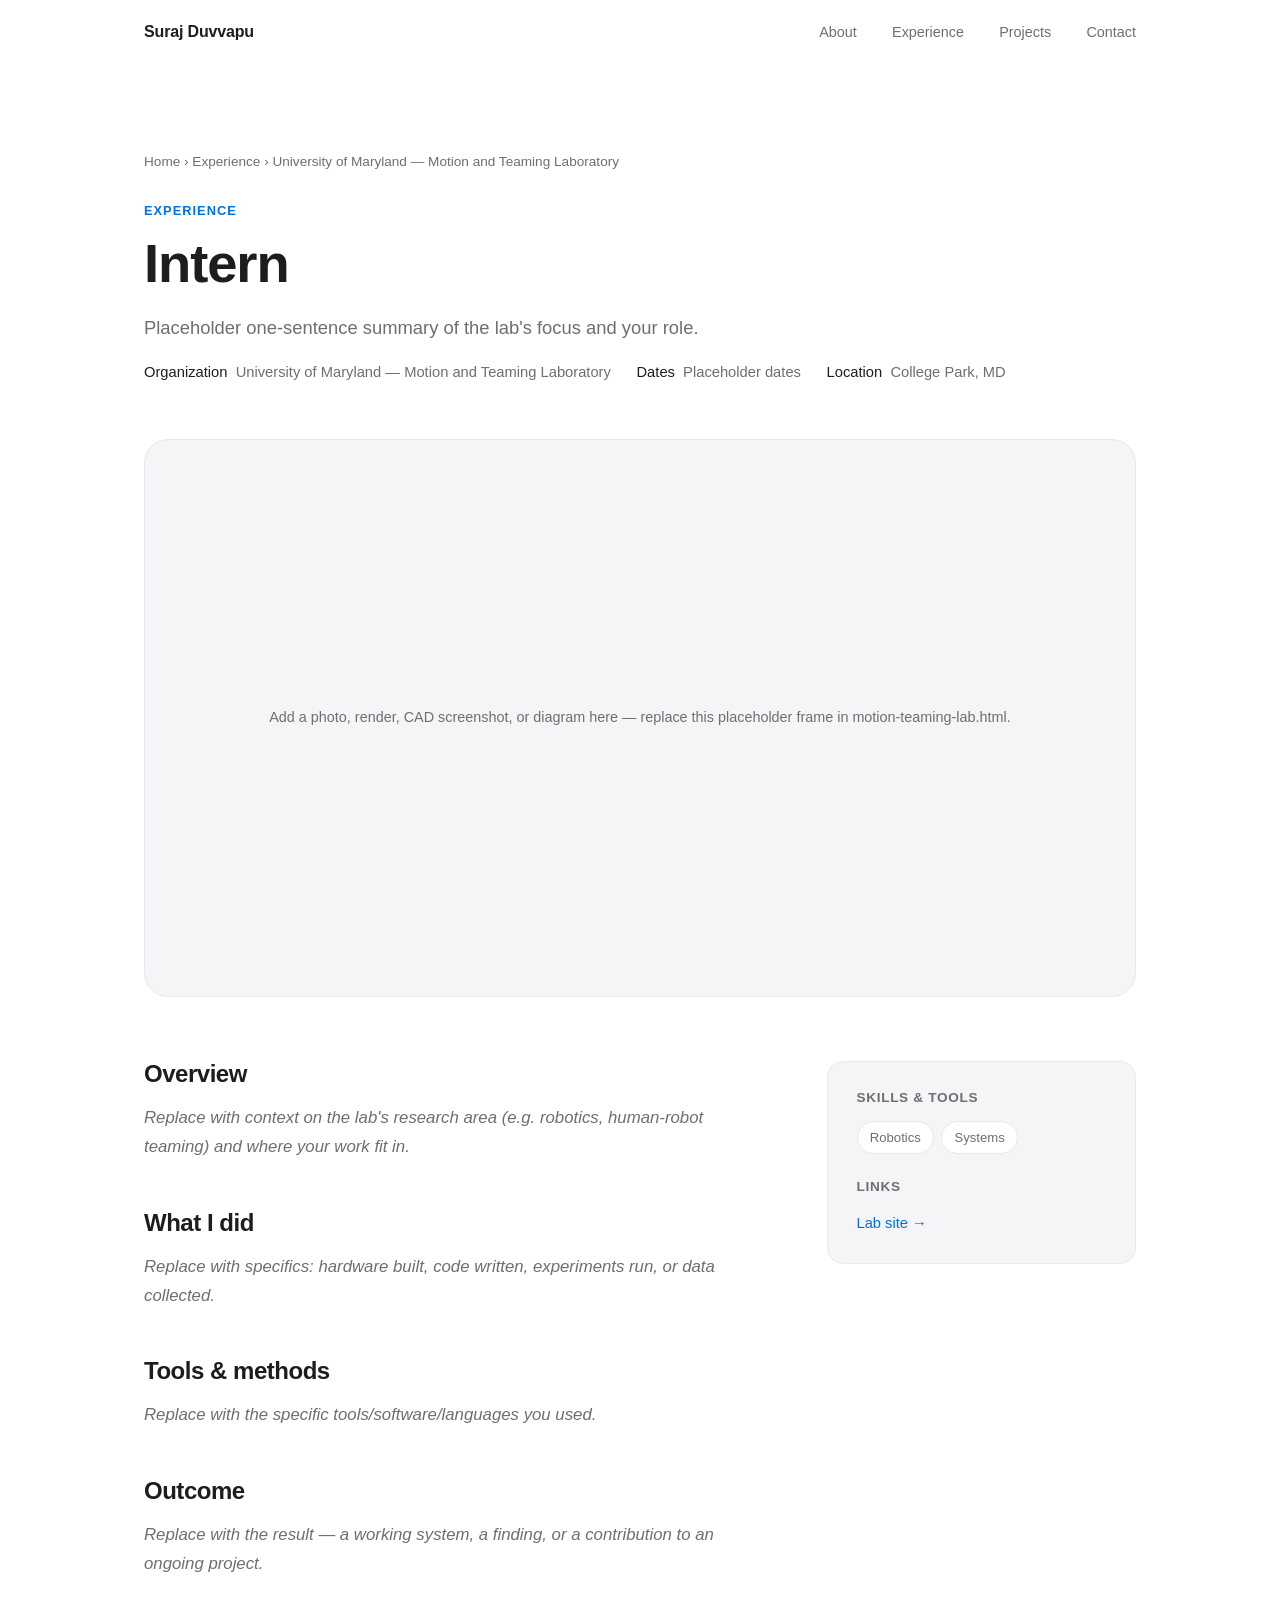
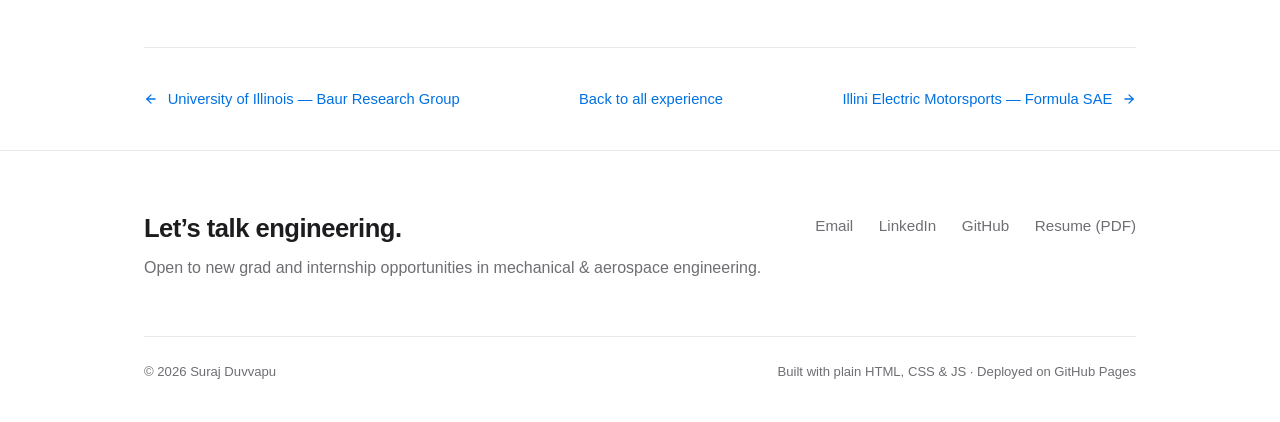
<file: experience/motion-teaming-lab.html>
<!doctype html>
<html lang="en">
<head>
<meta charset="UTF-8" />
<meta name="viewport" content="width=device-width, initial-scale=1.0" />
<title>Intern — University of Maryland — Motion and Teaming Laboratory | Suraj Duvvapu</title>
<meta name="description" content="Placeholder one-sentence summary of the lab's focus and your role." />
<link rel="stylesheet" href="../styles.css" />
</head>
<body>

<nav class="nav">
  <div class="container">
    <a href="../index.html" class="nav-logo">Suraj Duvvapu</a>
    <ul class="nav-links">
      <li><a href="../index.html#about">About</a></li>
      <li><a href="../index.html#experience">Experience</a></li>
      <li><a href="../index.html#projects">Projects</a></li>
      <li><a href="../index.html#contact">Contact</a></li>
    </ul>
    <button class="nav-toggle" aria-label="Toggle menu" aria-expanded="false">
      <svg width="22" height="22" viewBox="0 0 24 24" fill="none" stroke="currentColor" stroke-width="2" stroke-linecap="round"><line x1="3" y1="6" x2="21" y2="6"/><line x1="3" y1="12" x2="21" y2="12"/><line x1="3" y1="18" x2="21" y2="18"/></svg>
    </button>
  </div>
</nav>

<header class="detail-hero">
  <div class="container">
    <div class="breadcrumb reveal">
      <a href="../index.html">Home</a> &rsaquo; <a href="../index.html#experience">Experience</a> &rsaquo; University of Maryland — Motion and Teaming Laboratory
    </div>
    <span class="eyebrow reveal">Experience</span>
    <h1 class="detail-title reveal">Intern</h1>
    <p class="detail-lede reveal">Placeholder one-sentence summary of the lab's focus and your role.</p>
    <div class="detail-meta reveal">
      <span><strong>Organization</strong> &nbsp;University of Maryland — Motion and Teaming Laboratory</span>
      <span><strong>Dates</strong> &nbsp;Placeholder dates</span>
      <span><strong>Location</strong> &nbsp;College Park, MD</span>
    </div>
  </div>
</header>

<div class="container">
  <div class="media-frame reveal">
    Add a photo, render, CAD screenshot, or diagram here — replace this placeholder frame in motion-teaming-lab.html.
  </div>

  <div class="detail-grid">
    <article class="prose reveal">
      <h2>Overview</h2>
      <p class="placeholder">Replace with context on the lab's research area (e.g. robotics, human-robot teaming) and where your work fit in.</p>

      <h2>What I did</h2>
      <p class="placeholder">Replace with specifics: hardware built, code written, experiments run, or data collected.</p>

      <h2>Tools &amp; methods</h2>
      <p class="placeholder">Replace with the specific tools/software/languages you used.</p>

      <h2>Outcome</h2>
      <p class="placeholder">Replace with the result — a working system, a finding, or a contribution to an ongoing project.</p>
    </article>

    <aside class="sidebar reveal">
      <h3>Skills &amp; tools</h3>
      <div class="tag-list">
        <span class="tag">Robotics</span>
        <span class="tag">Systems</span>
      </div>
      <h3>Links</h3>
      <ul class="sidebar-links">
        <li><a href="#" target="_blank" rel="noopener">Lab site &rarr;</a></li>
      </ul>
    </aside>
  </div>

  <div class="detail-nav">
    <a href="baur-research-group.html" class="link-arrow">
      <svg width="14" height="14" viewBox="0 0 24 24" fill="none" stroke="currentColor" stroke-width="2.2" stroke-linecap="round" stroke-linejoin="round" style="transform: scaleX(-1);"><line x1="5" y1="12" x2="19" y2="12"/><polyline points="12 5 19 12 12 19"/></svg>
      &nbsp;University of Illinois — Baur Research Group
    </a>
    <a href="../index.html#experience" class="link-arrow">Back to all experience</a>
    <a href="formula-sae.html" class="link-arrow">Illini Electric Motorsports — Formula SAE&nbsp;
      <svg width="14" height="14" viewBox="0 0 24 24" fill="none" stroke="currentColor" stroke-width="2.2" stroke-linecap="round" stroke-linejoin="round"><line x1="5" y1="12" x2="19" y2="12"/><polyline points="12 5 19 12 12 19"/></svg>
    </a>
  </div>
</div>

<footer class="footer" id="contact">
  <div class="container">
    <div class="footer-top">
      <div>
        <h3 class="footer-heading">Let&rsquo;s talk engineering.</h3>
        <p class="text-muted mt-0">Open to new grad and internship opportunities in mechanical &amp; aerospace engineering.</p>
      </div>
      <div class="footer-links">
        <a href="mailto:your.email@example.com">Email</a>
        <a href="#">LinkedIn</a>
        <a href="#">GitHub</a>
        <a href="#">Resume (PDF)</a>
      </div>
    </div>
    <div class="footer-bottom">
      <span>&copy; <span id="year"></span> Suraj Duvvapu</span>
      <span>Built with plain HTML, CSS &amp; JS &middot; Deployed on GitHub Pages</span>
    </div>
  </div>
</footer>

<script src="../script.js"></script>
<script>document.getElementById('year').textContent = new Date().getFullYear();</script>
</body>
</html>
</file>
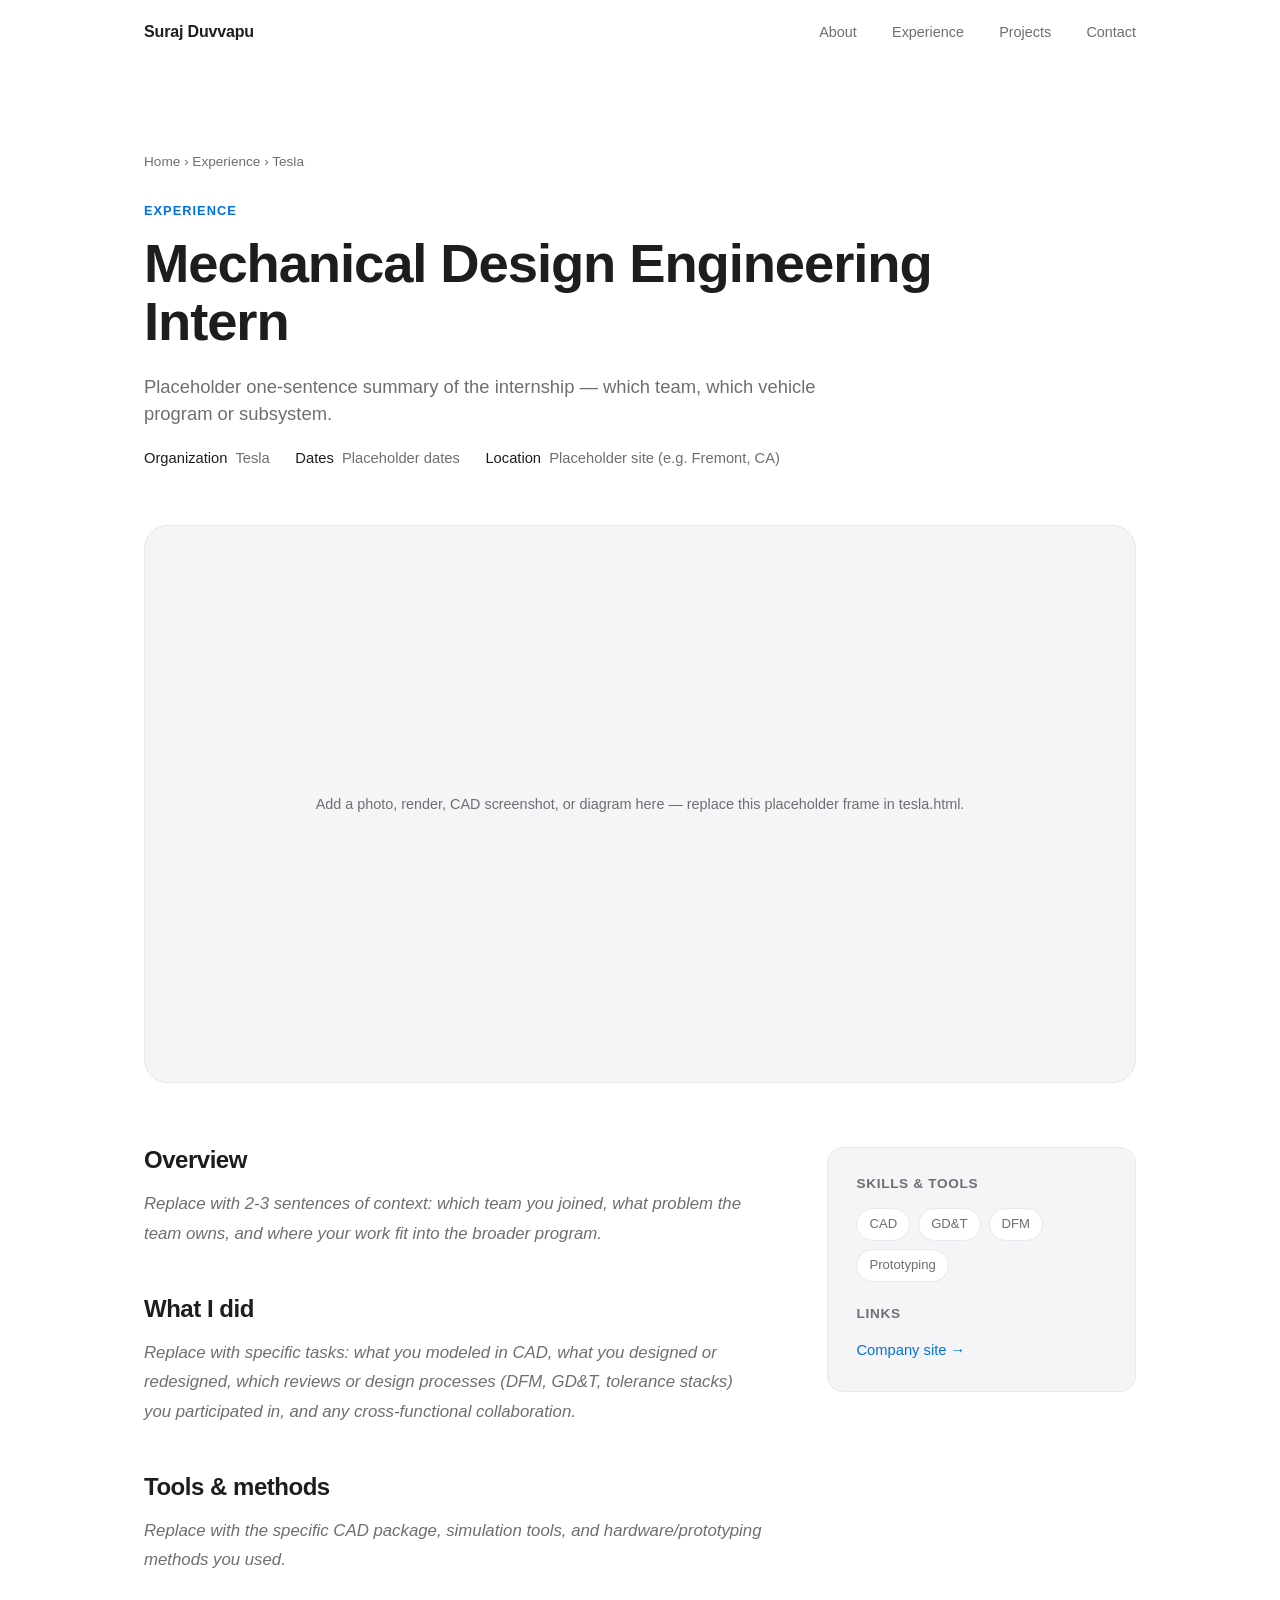
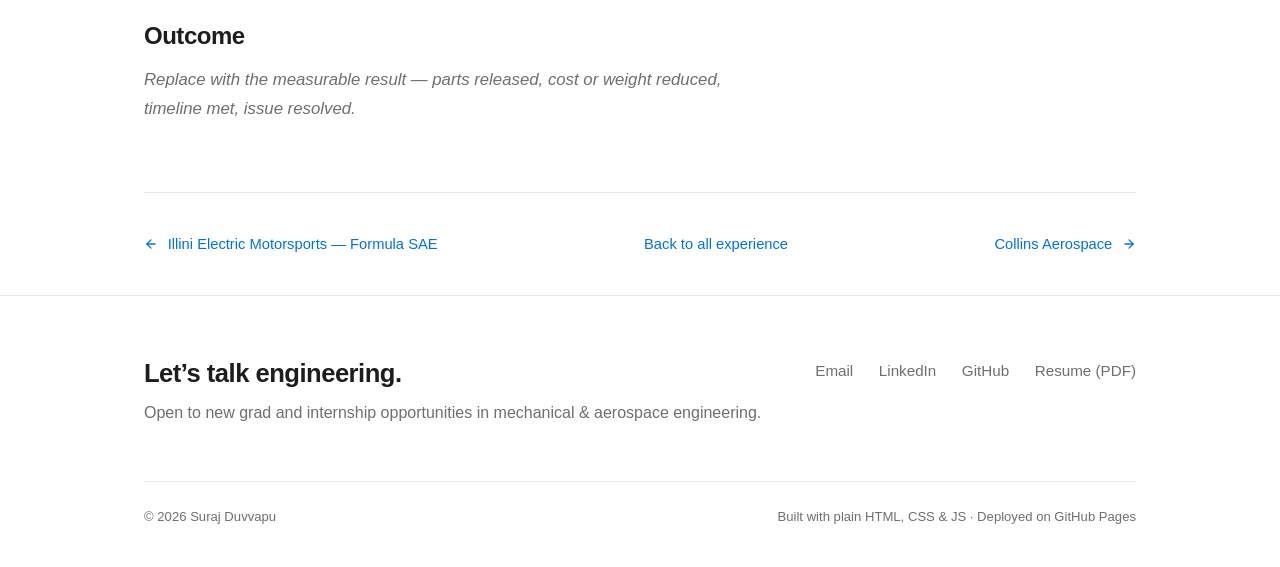
<file: experience/tesla.html>
<!doctype html>
<html lang="en">
<head>
<meta charset="UTF-8" />
<meta name="viewport" content="width=device-width, initial-scale=1.0" />
<title>Mechanical Design Engineering Intern — Tesla | Suraj Duvvapu</title>
<meta name="description" content="Placeholder one-sentence summary of the internship — which team, which vehicle program or subsystem." />
<link rel="stylesheet" href="../styles.css" />
</head>
<body>

<nav class="nav">
  <div class="container">
    <a href="../index.html" class="nav-logo">Suraj Duvvapu</a>
    <ul class="nav-links">
      <li><a href="../index.html#about">About</a></li>
      <li><a href="../index.html#experience">Experience</a></li>
      <li><a href="../index.html#projects">Projects</a></li>
      <li><a href="../index.html#contact">Contact</a></li>
    </ul>
    <button class="nav-toggle" aria-label="Toggle menu" aria-expanded="false">
      <svg width="22" height="22" viewBox="0 0 24 24" fill="none" stroke="currentColor" stroke-width="2" stroke-linecap="round"><line x1="3" y1="6" x2="21" y2="6"/><line x1="3" y1="12" x2="21" y2="12"/><line x1="3" y1="18" x2="21" y2="18"/></svg>
    </button>
  </div>
</nav>

<header class="detail-hero">
  <div class="container">
    <div class="breadcrumb reveal">
      <a href="../index.html">Home</a> &rsaquo; <a href="../index.html#experience">Experience</a> &rsaquo; Tesla
    </div>
    <span class="eyebrow reveal">Experience</span>
    <h1 class="detail-title reveal">Mechanical Design Engineering Intern</h1>
    <p class="detail-lede reveal">Placeholder one-sentence summary of the internship — which team, which vehicle program or subsystem.</p>
    <div class="detail-meta reveal">
      <span><strong>Organization</strong> &nbsp;Tesla</span>
      <span><strong>Dates</strong> &nbsp;Placeholder dates</span>
      <span><strong>Location</strong> &nbsp;Placeholder site (e.g. Fremont, CA)</span>
    </div>
  </div>
</header>

<div class="container">
  <div class="media-frame reveal">
    Add a photo, render, CAD screenshot, or diagram here — replace this placeholder frame in tesla.html.
  </div>

  <div class="detail-grid">
    <article class="prose reveal">
      <h2>Overview</h2>
      <p class="placeholder">Replace with 2-3 sentences of context: which team you joined, what problem the team owns, and where your work fit into the broader program.</p>

      <h2>What I did</h2>
      <p class="placeholder">Replace with specific tasks: what you modeled in CAD, what you designed or redesigned, which reviews or design processes (DFM, GD&T, tolerance stacks) you participated in, and any cross-functional collaboration.</p>

      <h2>Tools &amp; methods</h2>
      <p class="placeholder">Replace with the specific CAD package, simulation tools, and hardware/prototyping methods you used.</p>

      <h2>Outcome</h2>
      <p class="placeholder">Replace with the measurable result — parts released, cost or weight reduced, timeline met, issue resolved.</p>
    </article>

    <aside class="sidebar reveal">
      <h3>Skills &amp; tools</h3>
      <div class="tag-list">
        <span class="tag">CAD</span>
        <span class="tag">GD&T</span>
        <span class="tag">DFM</span>
        <span class="tag">Prototyping</span>
      </div>
      <h3>Links</h3>
      <ul class="sidebar-links">
        <li><a href="https://www.tesla.com" target="_blank" rel="noopener">Company site &rarr;</a></li>
      </ul>
    </aside>
  </div>

  <div class="detail-nav">
    <a href="formula-sae.html" class="link-arrow">
      <svg width="14" height="14" viewBox="0 0 24 24" fill="none" stroke="currentColor" stroke-width="2.2" stroke-linecap="round" stroke-linejoin="round" style="transform: scaleX(-1);"><line x1="5" y1="12" x2="19" y2="12"/><polyline points="12 5 19 12 12 19"/></svg>
      &nbsp;Illini Electric Motorsports — Formula SAE
    </a>
    <a href="../index.html#experience" class="link-arrow">Back to all experience</a>
    <a href="collins-aerospace.html" class="link-arrow">Collins Aerospace&nbsp;
      <svg width="14" height="14" viewBox="0 0 24 24" fill="none" stroke="currentColor" stroke-width="2.2" stroke-linecap="round" stroke-linejoin="round"><line x1="5" y1="12" x2="19" y2="12"/><polyline points="12 5 19 12 12 19"/></svg>
    </a>
  </div>
</div>

<footer class="footer" id="contact">
  <div class="container">
    <div class="footer-top">
      <div>
        <h3 class="footer-heading">Let&rsquo;s talk engineering.</h3>
        <p class="text-muted mt-0">Open to new grad and internship opportunities in mechanical &amp; aerospace engineering.</p>
      </div>
      <div class="footer-links">
        <a href="mailto:your.email@example.com">Email</a>
        <a href="#">LinkedIn</a>
        <a href="#">GitHub</a>
        <a href="#">Resume (PDF)</a>
      </div>
    </div>
    <div class="footer-bottom">
      <span>&copy; <span id="year"></span> Suraj Duvvapu</span>
      <span>Built with plain HTML, CSS &amp; JS &middot; Deployed on GitHub Pages</span>
    </div>
  </div>
</footer>

<script src="../script.js"></script>
<script>document.getElementById('year').textContent = new Date().getFullYear();</script>
</body>
</html>
</file>
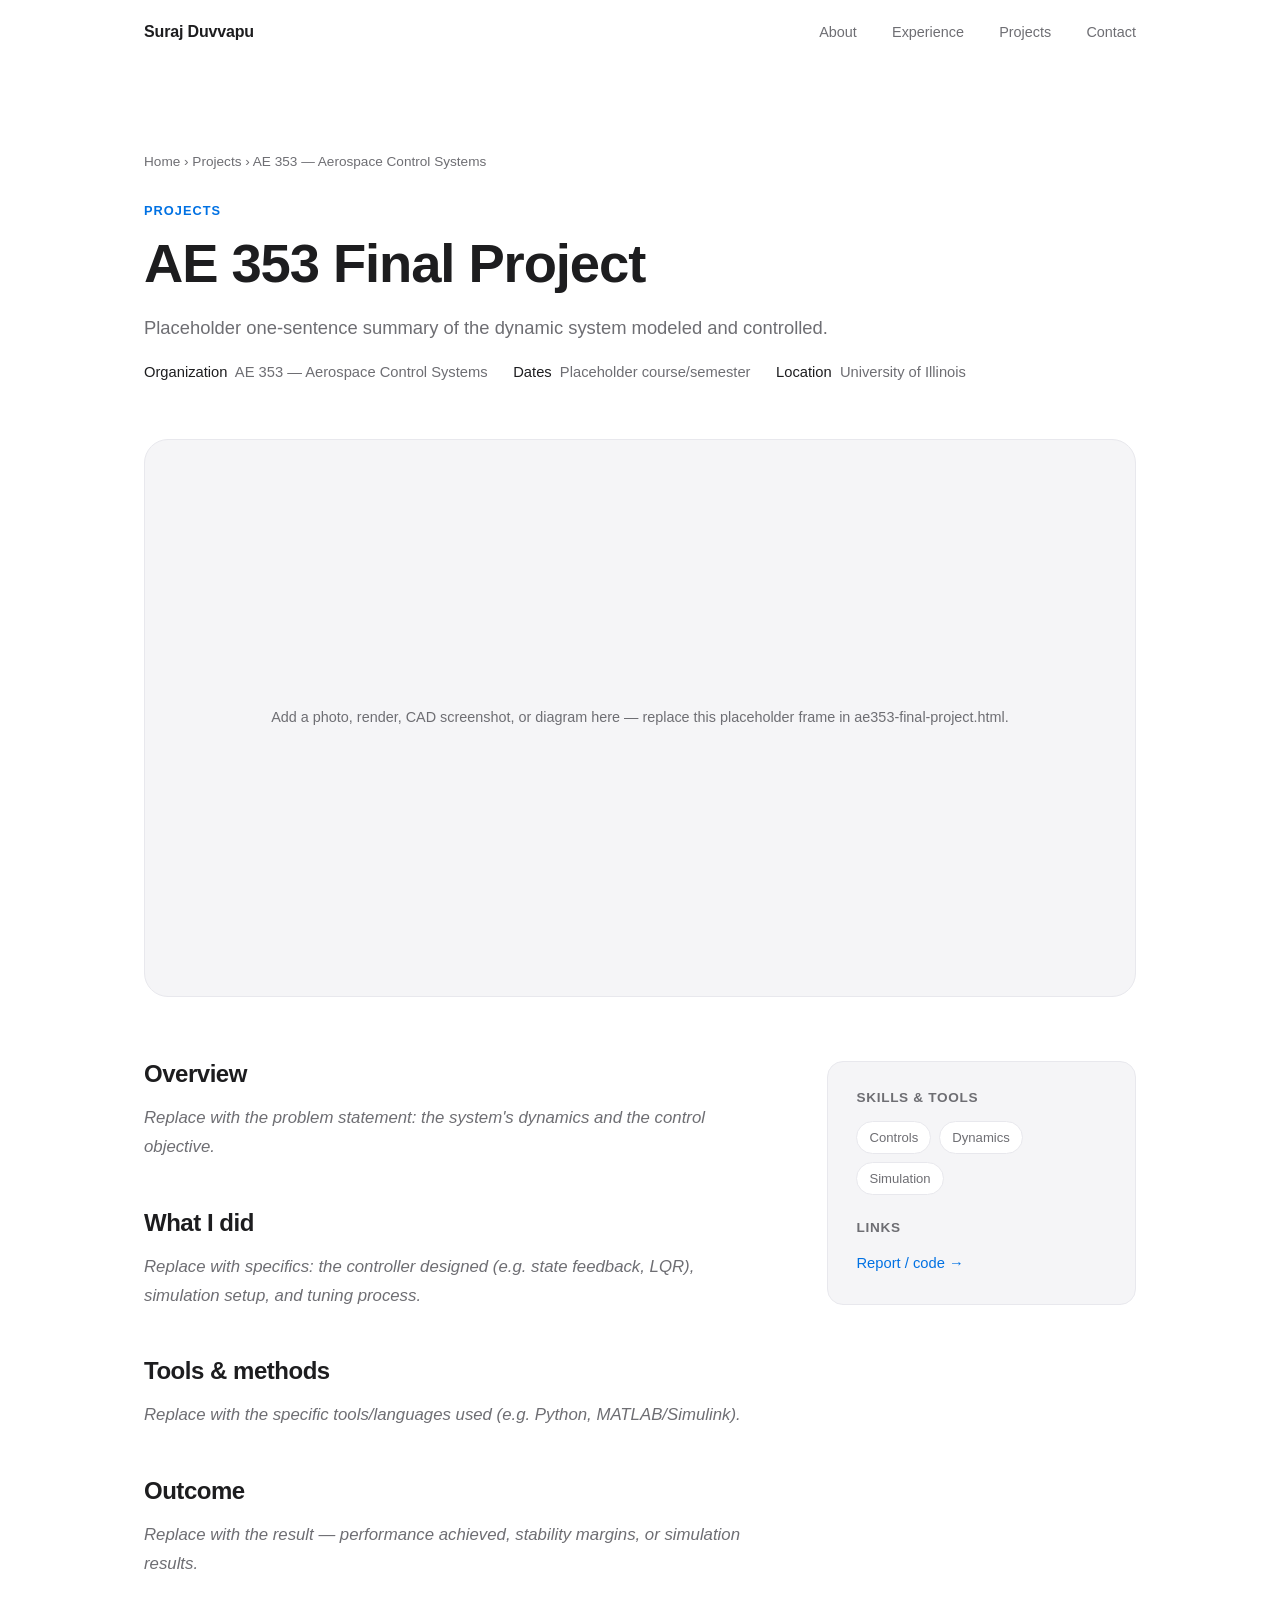
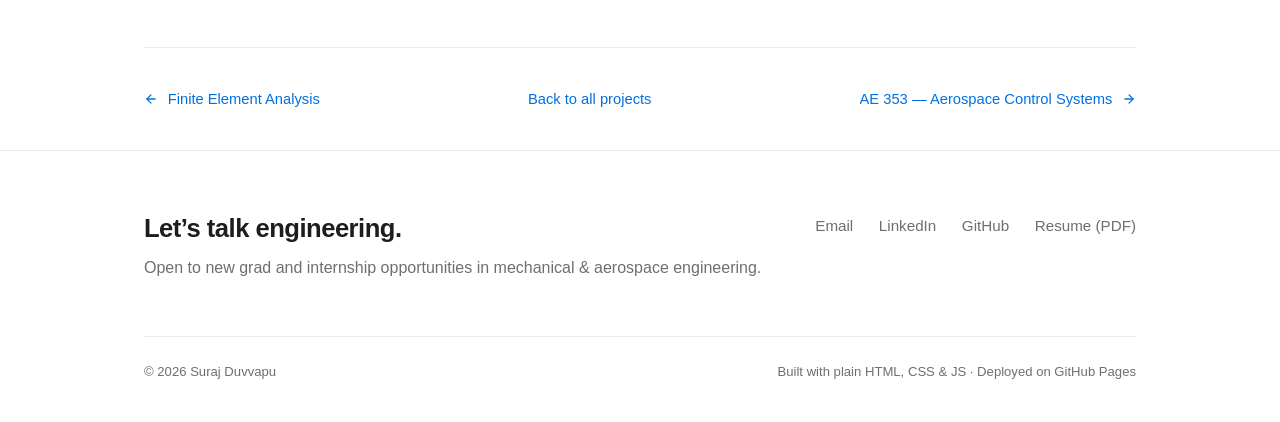
<file: projects/ae353-final-project.html>
<!doctype html>
<html lang="en">
<head>
<meta charset="UTF-8" />
<meta name="viewport" content="width=device-width, initial-scale=1.0" />
<title>AE 353 Final Project — AE 353 — Aerospace Control Systems | Suraj Duvvapu</title>
<meta name="description" content="Placeholder one-sentence summary of the dynamic system modeled and controlled." />
<link rel="stylesheet" href="../styles.css" />
</head>
<body>

<nav class="nav">
  <div class="container">
    <a href="../index.html" class="nav-logo">Suraj Duvvapu</a>
    <ul class="nav-links">
      <li><a href="../index.html#about">About</a></li>
      <li><a href="../index.html#experience">Experience</a></li>
      <li><a href="../index.html#projects">Projects</a></li>
      <li><a href="../index.html#contact">Contact</a></li>
    </ul>
    <button class="nav-toggle" aria-label="Toggle menu" aria-expanded="false">
      <svg width="22" height="22" viewBox="0 0 24 24" fill="none" stroke="currentColor" stroke-width="2" stroke-linecap="round"><line x1="3" y1="6" x2="21" y2="6"/><line x1="3" y1="12" x2="21" y2="12"/><line x1="3" y1="18" x2="21" y2="18"/></svg>
    </button>
  </div>
</nav>

<header class="detail-hero">
  <div class="container">
    <div class="breadcrumb reveal">
      <a href="../index.html">Home</a> &rsaquo; <a href="../index.html#projects">Projects</a> &rsaquo; AE 353 — Aerospace Control Systems
    </div>
    <span class="eyebrow reveal">Projects</span>
    <h1 class="detail-title reveal">AE 353 Final Project</h1>
    <p class="detail-lede reveal">Placeholder one-sentence summary of the dynamic system modeled and controlled.</p>
    <div class="detail-meta reveal">
      <span><strong>Organization</strong> &nbsp;AE 353 — Aerospace Control Systems</span>
      <span><strong>Dates</strong> &nbsp;Placeholder course/semester</span>
      <span><strong>Location</strong> &nbsp;University of Illinois</span>
    </div>
  </div>
</header>

<div class="container">
  <div class="media-frame reveal">
    Add a photo, render, CAD screenshot, or diagram here — replace this placeholder frame in ae353-final-project.html.
  </div>

  <div class="detail-grid">
    <article class="prose reveal">
      <h2>Overview</h2>
      <p class="placeholder">Replace with the problem statement: the system's dynamics and the control objective.</p>

      <h2>What I did</h2>
      <p class="placeholder">Replace with specifics: the controller designed (e.g. state feedback, LQR), simulation setup, and tuning process.</p>

      <h2>Tools &amp; methods</h2>
      <p class="placeholder">Replace with the specific tools/languages used (e.g. Python, MATLAB/Simulink).</p>

      <h2>Outcome</h2>
      <p class="placeholder">Replace with the result — performance achieved, stability margins, or simulation results.</p>
    </article>

    <aside class="sidebar reveal">
      <h3>Skills &amp; tools</h3>
      <div class="tag-list">
        <span class="tag">Controls</span>
        <span class="tag">Dynamics</span>
        <span class="tag">Simulation</span>
      </div>
      <h3>Links</h3>
      <ul class="sidebar-links">
        <li><a href="#" target="_blank" rel="noopener">Report / code &rarr;</a></li>
      </ul>
    </aside>
  </div>

  <div class="detail-nav">
    <a href="fea-midterm-project.html" class="link-arrow">
      <svg width="14" height="14" viewBox="0 0 24 24" fill="none" stroke="currentColor" stroke-width="2.2" stroke-linecap="round" stroke-linejoin="round" style="transform: scaleX(-1);"><line x1="5" y1="12" x2="19" y2="12"/><polyline points="12 5 19 12 12 19"/></svg>
      &nbsp;Finite Element Analysis
    </a>
    <a href="../index.html#projects" class="link-arrow">Back to all projects</a>
    <a href="ae353-project-2.html" class="link-arrow">AE 353 — Aerospace Control Systems&nbsp;
      <svg width="14" height="14" viewBox="0 0 24 24" fill="none" stroke="currentColor" stroke-width="2.2" stroke-linecap="round" stroke-linejoin="round"><line x1="5" y1="12" x2="19" y2="12"/><polyline points="12 5 19 12 12 19"/></svg>
    </a>
  </div>
</div>

<footer class="footer" id="contact">
  <div class="container">
    <div class="footer-top">
      <div>
        <h3 class="footer-heading">Let&rsquo;s talk engineering.</h3>
        <p class="text-muted mt-0">Open to new grad and internship opportunities in mechanical &amp; aerospace engineering.</p>
      </div>
      <div class="footer-links">
        <a href="mailto:your.email@example.com">Email</a>
        <a href="#">LinkedIn</a>
        <a href="#">GitHub</a>
        <a href="#">Resume (PDF)</a>
      </div>
    </div>
    <div class="footer-bottom">
      <span>&copy; <span id="year"></span> Suraj Duvvapu</span>
      <span>Built with plain HTML, CSS &amp; JS &middot; Deployed on GitHub Pages</span>
    </div>
  </div>
</footer>

<script src="../script.js"></script>
<script>document.getElementById('year').textContent = new Date().getFullYear();</script>
</body>
</html>
</file>
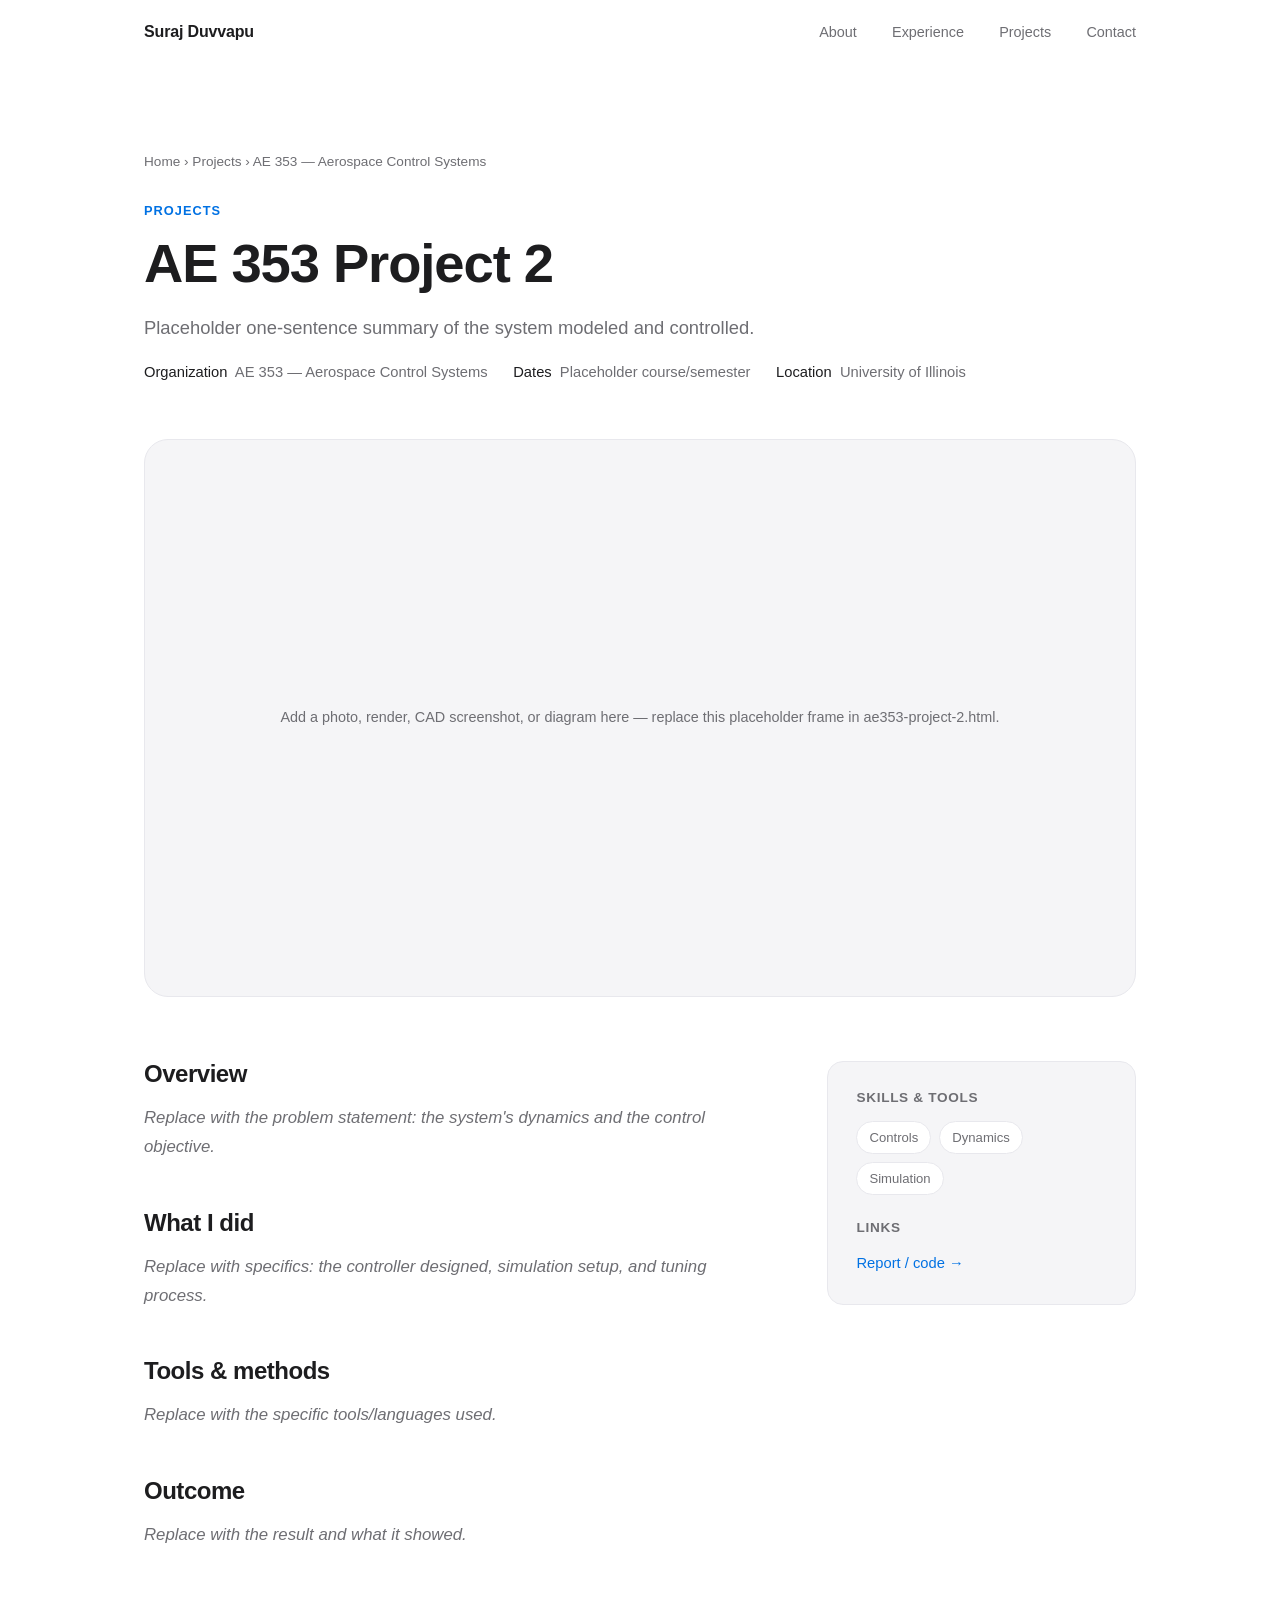
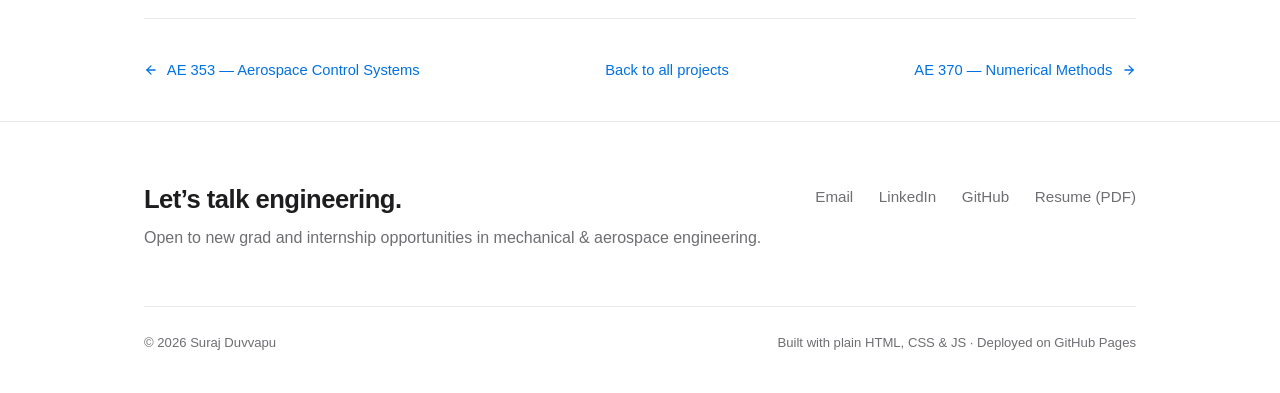
<file: projects/ae353-project-2.html>
<!doctype html>
<html lang="en">
<head>
<meta charset="UTF-8" />
<meta name="viewport" content="width=device-width, initial-scale=1.0" />
<title>AE 353 Project 2 — AE 353 — Aerospace Control Systems | Suraj Duvvapu</title>
<meta name="description" content="Placeholder one-sentence summary of the system modeled and controlled." />
<link rel="stylesheet" href="../styles.css" />
</head>
<body>

<nav class="nav">
  <div class="container">
    <a href="../index.html" class="nav-logo">Suraj Duvvapu</a>
    <ul class="nav-links">
      <li><a href="../index.html#about">About</a></li>
      <li><a href="../index.html#experience">Experience</a></li>
      <li><a href="../index.html#projects">Projects</a></li>
      <li><a href="../index.html#contact">Contact</a></li>
    </ul>
    <button class="nav-toggle" aria-label="Toggle menu" aria-expanded="false">
      <svg width="22" height="22" viewBox="0 0 24 24" fill="none" stroke="currentColor" stroke-width="2" stroke-linecap="round"><line x1="3" y1="6" x2="21" y2="6"/><line x1="3" y1="12" x2="21" y2="12"/><line x1="3" y1="18" x2="21" y2="18"/></svg>
    </button>
  </div>
</nav>

<header class="detail-hero">
  <div class="container">
    <div class="breadcrumb reveal">
      <a href="../index.html">Home</a> &rsaquo; <a href="../index.html#projects">Projects</a> &rsaquo; AE 353 — Aerospace Control Systems
    </div>
    <span class="eyebrow reveal">Projects</span>
    <h1 class="detail-title reveal">AE 353 Project 2</h1>
    <p class="detail-lede reveal">Placeholder one-sentence summary of the system modeled and controlled.</p>
    <div class="detail-meta reveal">
      <span><strong>Organization</strong> &nbsp;AE 353 — Aerospace Control Systems</span>
      <span><strong>Dates</strong> &nbsp;Placeholder course/semester</span>
      <span><strong>Location</strong> &nbsp;University of Illinois</span>
    </div>
  </div>
</header>

<div class="container">
  <div class="media-frame reveal">
    Add a photo, render, CAD screenshot, or diagram here — replace this placeholder frame in ae353-project-2.html.
  </div>

  <div class="detail-grid">
    <article class="prose reveal">
      <h2>Overview</h2>
      <p class="placeholder">Replace with the problem statement: the system's dynamics and the control objective.</p>

      <h2>What I did</h2>
      <p class="placeholder">Replace with specifics: the controller designed, simulation setup, and tuning process.</p>

      <h2>Tools &amp; methods</h2>
      <p class="placeholder">Replace with the specific tools/languages used.</p>

      <h2>Outcome</h2>
      <p class="placeholder">Replace with the result and what it showed.</p>
    </article>

    <aside class="sidebar reveal">
      <h3>Skills &amp; tools</h3>
      <div class="tag-list">
        <span class="tag">Controls</span>
        <span class="tag">Dynamics</span>
        <span class="tag">Simulation</span>
      </div>
      <h3>Links</h3>
      <ul class="sidebar-links">
        <li><a href="#" target="_blank" rel="noopener">Report / code &rarr;</a></li>
      </ul>
    </aside>
  </div>

  <div class="detail-nav">
    <a href="ae353-final-project.html" class="link-arrow">
      <svg width="14" height="14" viewBox="0 0 24 24" fill="none" stroke="currentColor" stroke-width="2.2" stroke-linecap="round" stroke-linejoin="round" style="transform: scaleX(-1);"><line x1="5" y1="12" x2="19" y2="12"/><polyline points="12 5 19 12 12 19"/></svg>
      &nbsp;AE 353 — Aerospace Control Systems
    </a>
    <a href="../index.html#projects" class="link-arrow">Back to all projects</a>
    <a href="ae370-final-project.html" class="link-arrow">AE 370 — Numerical Methods&nbsp;
      <svg width="14" height="14" viewBox="0 0 24 24" fill="none" stroke="currentColor" stroke-width="2.2" stroke-linecap="round" stroke-linejoin="round"><line x1="5" y1="12" x2="19" y2="12"/><polyline points="12 5 19 12 12 19"/></svg>
    </a>
  </div>
</div>

<footer class="footer" id="contact">
  <div class="container">
    <div class="footer-top">
      <div>
        <h3 class="footer-heading">Let&rsquo;s talk engineering.</h3>
        <p class="text-muted mt-0">Open to new grad and internship opportunities in mechanical &amp; aerospace engineering.</p>
      </div>
      <div class="footer-links">
        <a href="mailto:your.email@example.com">Email</a>
        <a href="#">LinkedIn</a>
        <a href="#">GitHub</a>
        <a href="#">Resume (PDF)</a>
      </div>
    </div>
    <div class="footer-bottom">
      <span>&copy; <span id="year"></span> Suraj Duvvapu</span>
      <span>Built with plain HTML, CSS &amp; JS &middot; Deployed on GitHub Pages</span>
    </div>
  </div>
</footer>

<script src="../script.js"></script>
<script>document.getElementById('year').textContent = new Date().getFullYear();</script>
</body>
</html>
</file>
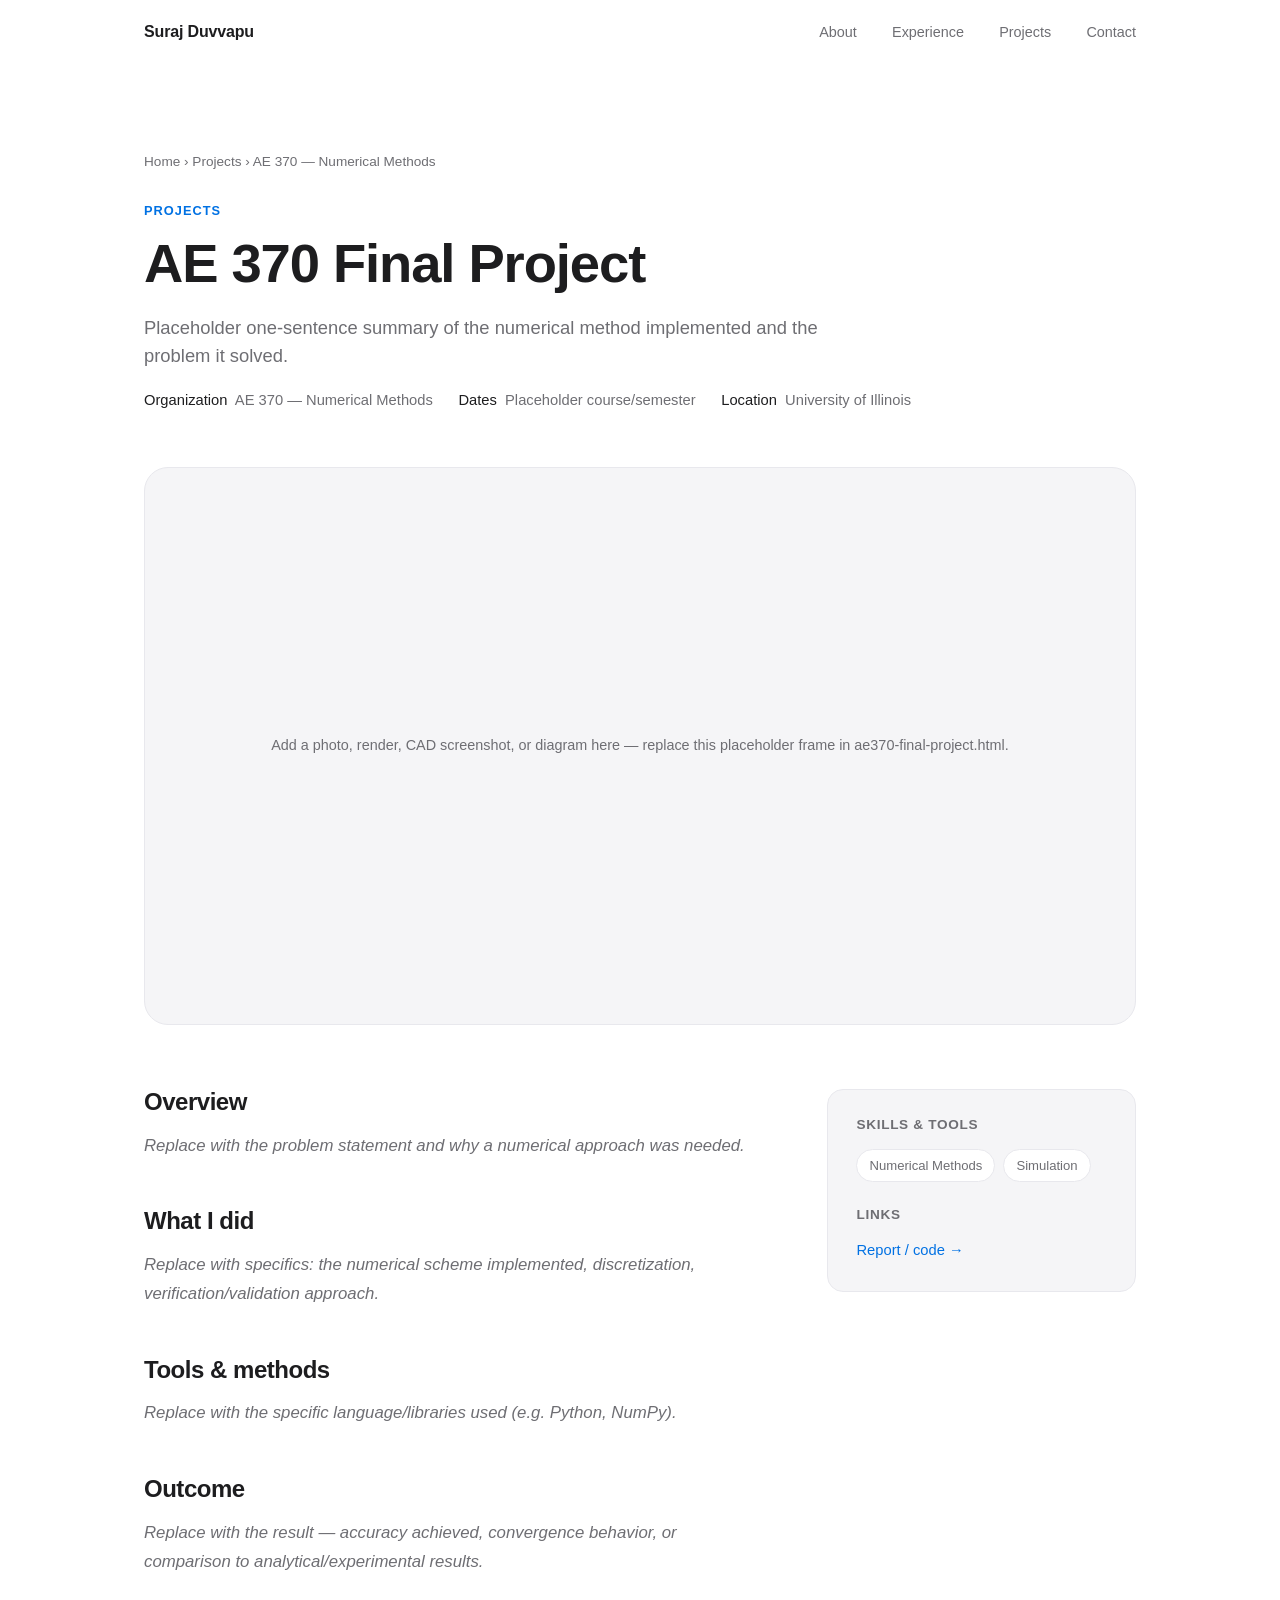
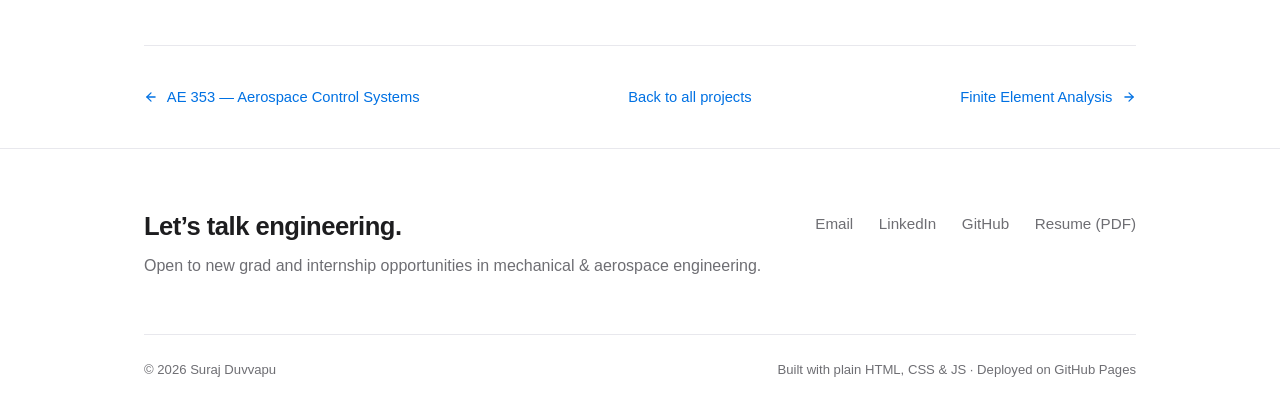
<file: projects/ae370-final-project.html>
<!doctype html>
<html lang="en">
<head>
<meta charset="UTF-8" />
<meta name="viewport" content="width=device-width, initial-scale=1.0" />
<title>AE 370 Final Project — AE 370 — Numerical Methods | Suraj Duvvapu</title>
<meta name="description" content="Placeholder one-sentence summary of the numerical method implemented and the problem it solved." />
<link rel="stylesheet" href="../styles.css" />
</head>
<body>

<nav class="nav">
  <div class="container">
    <a href="../index.html" class="nav-logo">Suraj Duvvapu</a>
    <ul class="nav-links">
      <li><a href="../index.html#about">About</a></li>
      <li><a href="../index.html#experience">Experience</a></li>
      <li><a href="../index.html#projects">Projects</a></li>
      <li><a href="../index.html#contact">Contact</a></li>
    </ul>
    <button class="nav-toggle" aria-label="Toggle menu" aria-expanded="false">
      <svg width="22" height="22" viewBox="0 0 24 24" fill="none" stroke="currentColor" stroke-width="2" stroke-linecap="round"><line x1="3" y1="6" x2="21" y2="6"/><line x1="3" y1="12" x2="21" y2="12"/><line x1="3" y1="18" x2="21" y2="18"/></svg>
    </button>
  </div>
</nav>

<header class="detail-hero">
  <div class="container">
    <div class="breadcrumb reveal">
      <a href="../index.html">Home</a> &rsaquo; <a href="../index.html#projects">Projects</a> &rsaquo; AE 370 — Numerical Methods
    </div>
    <span class="eyebrow reveal">Projects</span>
    <h1 class="detail-title reveal">AE 370 Final Project</h1>
    <p class="detail-lede reveal">Placeholder one-sentence summary of the numerical method implemented and the problem it solved.</p>
    <div class="detail-meta reveal">
      <span><strong>Organization</strong> &nbsp;AE 370 — Numerical Methods</span>
      <span><strong>Dates</strong> &nbsp;Placeholder course/semester</span>
      <span><strong>Location</strong> &nbsp;University of Illinois</span>
    </div>
  </div>
</header>

<div class="container">
  <div class="media-frame reveal">
    Add a photo, render, CAD screenshot, or diagram here — replace this placeholder frame in ae370-final-project.html.
  </div>

  <div class="detail-grid">
    <article class="prose reveal">
      <h2>Overview</h2>
      <p class="placeholder">Replace with the problem statement and why a numerical approach was needed.</p>

      <h2>What I did</h2>
      <p class="placeholder">Replace with specifics: the numerical scheme implemented, discretization, verification/validation approach.</p>

      <h2>Tools &amp; methods</h2>
      <p class="placeholder">Replace with the specific language/libraries used (e.g. Python, NumPy).</p>

      <h2>Outcome</h2>
      <p class="placeholder">Replace with the result — accuracy achieved, convergence behavior, or comparison to analytical/experimental results.</p>
    </article>

    <aside class="sidebar reveal">
      <h3>Skills &amp; tools</h3>
      <div class="tag-list">
        <span class="tag">Numerical Methods</span>
        <span class="tag">Simulation</span>
      </div>
      <h3>Links</h3>
      <ul class="sidebar-links">
        <li><a href="#" target="_blank" rel="noopener">Report / code &rarr;</a></li>
      </ul>
    </aside>
  </div>

  <div class="detail-nav">
    <a href="ae353-project-2.html" class="link-arrow">
      <svg width="14" height="14" viewBox="0 0 24 24" fill="none" stroke="currentColor" stroke-width="2.2" stroke-linecap="round" stroke-linejoin="round" style="transform: scaleX(-1);"><line x1="5" y1="12" x2="19" y2="12"/><polyline points="12 5 19 12 12 19"/></svg>
      &nbsp;AE 353 — Aerospace Control Systems
    </a>
    <a href="../index.html#projects" class="link-arrow">Back to all projects</a>
    <a href="fea-final-project.html" class="link-arrow">Finite Element Analysis&nbsp;
      <svg width="14" height="14" viewBox="0 0 24 24" fill="none" stroke="currentColor" stroke-width="2.2" stroke-linecap="round" stroke-linejoin="round"><line x1="5" y1="12" x2="19" y2="12"/><polyline points="12 5 19 12 12 19"/></svg>
    </a>
  </div>
</div>

<footer class="footer" id="contact">
  <div class="container">
    <div class="footer-top">
      <div>
        <h3 class="footer-heading">Let&rsquo;s talk engineering.</h3>
        <p class="text-muted mt-0">Open to new grad and internship opportunities in mechanical &amp; aerospace engineering.</p>
      </div>
      <div class="footer-links">
        <a href="mailto:your.email@example.com">Email</a>
        <a href="#">LinkedIn</a>
        <a href="#">GitHub</a>
        <a href="#">Resume (PDF)</a>
      </div>
    </div>
    <div class="footer-bottom">
      <span>&copy; <span id="year"></span> Suraj Duvvapu</span>
      <span>Built with plain HTML, CSS &amp; JS &middot; Deployed on GitHub Pages</span>
    </div>
  </div>
</footer>

<script src="../script.js"></script>
<script>document.getElementById('year').textContent = new Date().getFullYear();</script>
</body>
</html>
</file>
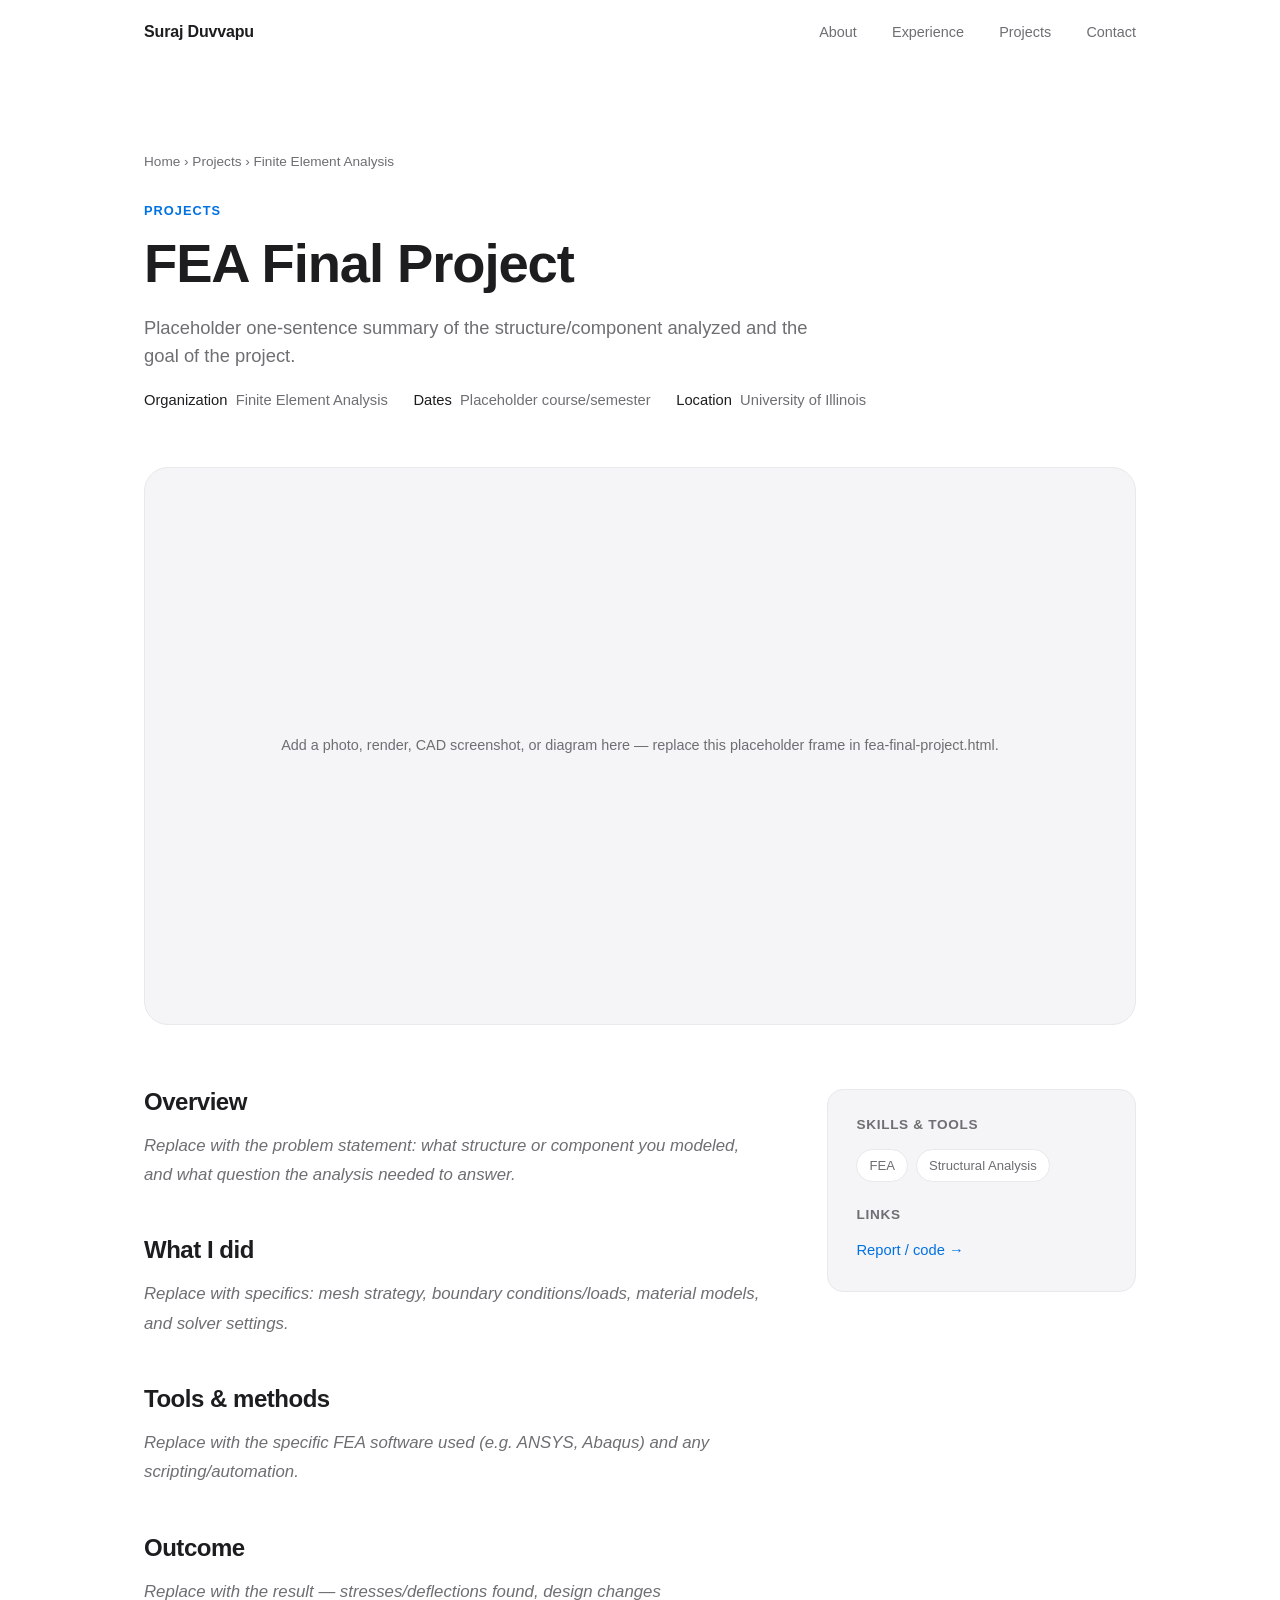
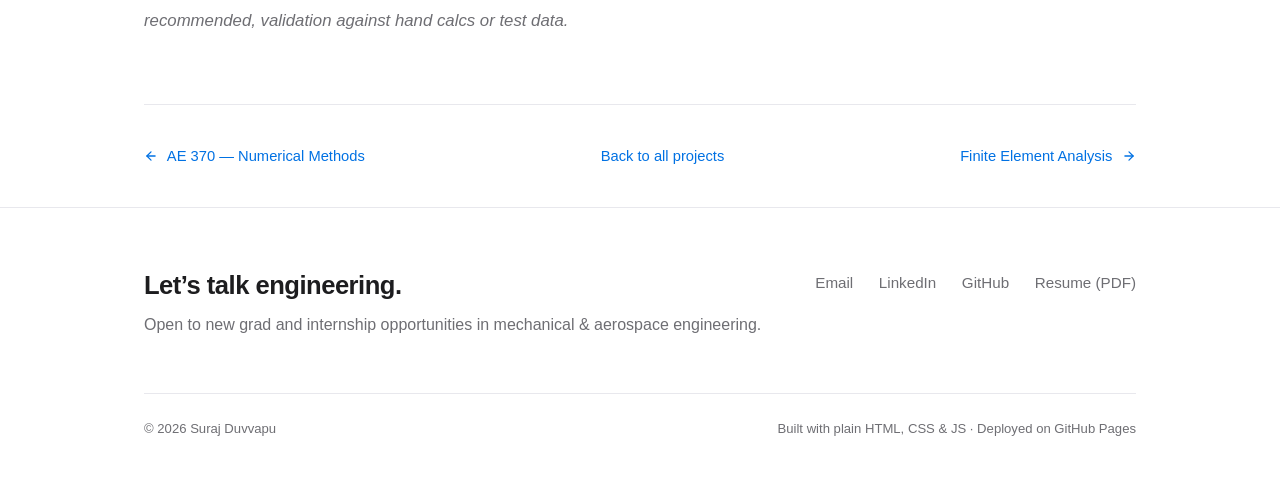
<file: projects/fea-final-project.html>
<!doctype html>
<html lang="en">
<head>
<meta charset="UTF-8" />
<meta name="viewport" content="width=device-width, initial-scale=1.0" />
<title>FEA Final Project — Finite Element Analysis | Suraj Duvvapu</title>
<meta name="description" content="Placeholder one-sentence summary of the structure/component analyzed and the goal of the project." />
<link rel="stylesheet" href="../styles.css" />
</head>
<body>

<nav class="nav">
  <div class="container">
    <a href="../index.html" class="nav-logo">Suraj Duvvapu</a>
    <ul class="nav-links">
      <li><a href="../index.html#about">About</a></li>
      <li><a href="../index.html#experience">Experience</a></li>
      <li><a href="../index.html#projects">Projects</a></li>
      <li><a href="../index.html#contact">Contact</a></li>
    </ul>
    <button class="nav-toggle" aria-label="Toggle menu" aria-expanded="false">
      <svg width="22" height="22" viewBox="0 0 24 24" fill="none" stroke="currentColor" stroke-width="2" stroke-linecap="round"><line x1="3" y1="6" x2="21" y2="6"/><line x1="3" y1="12" x2="21" y2="12"/><line x1="3" y1="18" x2="21" y2="18"/></svg>
    </button>
  </div>
</nav>

<header class="detail-hero">
  <div class="container">
    <div class="breadcrumb reveal">
      <a href="../index.html">Home</a> &rsaquo; <a href="../index.html#projects">Projects</a> &rsaquo; Finite Element Analysis
    </div>
    <span class="eyebrow reveal">Projects</span>
    <h1 class="detail-title reveal">FEA Final Project</h1>
    <p class="detail-lede reveal">Placeholder one-sentence summary of the structure/component analyzed and the goal of the project.</p>
    <div class="detail-meta reveal">
      <span><strong>Organization</strong> &nbsp;Finite Element Analysis</span>
      <span><strong>Dates</strong> &nbsp;Placeholder course/semester</span>
      <span><strong>Location</strong> &nbsp;University of Illinois</span>
    </div>
  </div>
</header>

<div class="container">
  <div class="media-frame reveal">
    Add a photo, render, CAD screenshot, or diagram here — replace this placeholder frame in fea-final-project.html.
  </div>

  <div class="detail-grid">
    <article class="prose reveal">
      <h2>Overview</h2>
      <p class="placeholder">Replace with the problem statement: what structure or component you modeled, and what question the analysis needed to answer.</p>

      <h2>What I did</h2>
      <p class="placeholder">Replace with specifics: mesh strategy, boundary conditions/loads, material models, and solver settings.</p>

      <h2>Tools &amp; methods</h2>
      <p class="placeholder">Replace with the specific FEA software used (e.g. ANSYS, Abaqus) and any scripting/automation.</p>

      <h2>Outcome</h2>
      <p class="placeholder">Replace with the result — stresses/deflections found, design changes recommended, validation against hand calcs or test data.</p>
    </article>

    <aside class="sidebar reveal">
      <h3>Skills &amp; tools</h3>
      <div class="tag-list">
        <span class="tag">FEA</span>
        <span class="tag">Structural Analysis</span>
      </div>
      <h3>Links</h3>
      <ul class="sidebar-links">
        <li><a href="#" target="_blank" rel="noopener">Report / code &rarr;</a></li>
      </ul>
    </aside>
  </div>

  <div class="detail-nav">
    <a href="ae370-final-project.html" class="link-arrow">
      <svg width="14" height="14" viewBox="0 0 24 24" fill="none" stroke="currentColor" stroke-width="2.2" stroke-linecap="round" stroke-linejoin="round" style="transform: scaleX(-1);"><line x1="5" y1="12" x2="19" y2="12"/><polyline points="12 5 19 12 12 19"/></svg>
      &nbsp;AE 370 — Numerical Methods
    </a>
    <a href="../index.html#projects" class="link-arrow">Back to all projects</a>
    <a href="fea-midterm-project.html" class="link-arrow">Finite Element Analysis&nbsp;
      <svg width="14" height="14" viewBox="0 0 24 24" fill="none" stroke="currentColor" stroke-width="2.2" stroke-linecap="round" stroke-linejoin="round"><line x1="5" y1="12" x2="19" y2="12"/><polyline points="12 5 19 12 12 19"/></svg>
    </a>
  </div>
</div>

<footer class="footer" id="contact">
  <div class="container">
    <div class="footer-top">
      <div>
        <h3 class="footer-heading">Let&rsquo;s talk engineering.</h3>
        <p class="text-muted mt-0">Open to new grad and internship opportunities in mechanical &amp; aerospace engineering.</p>
      </div>
      <div class="footer-links">
        <a href="mailto:your.email@example.com">Email</a>
        <a href="#">LinkedIn</a>
        <a href="#">GitHub</a>
        <a href="#">Resume (PDF)</a>
      </div>
    </div>
    <div class="footer-bottom">
      <span>&copy; <span id="year"></span> Suraj Duvvapu</span>
      <span>Built with plain HTML, CSS &amp; JS &middot; Deployed on GitHub Pages</span>
    </div>
  </div>
</footer>

<script src="../script.js"></script>
<script>document.getElementById('year').textContent = new Date().getFullYear();</script>
</body>
</html>
</file>
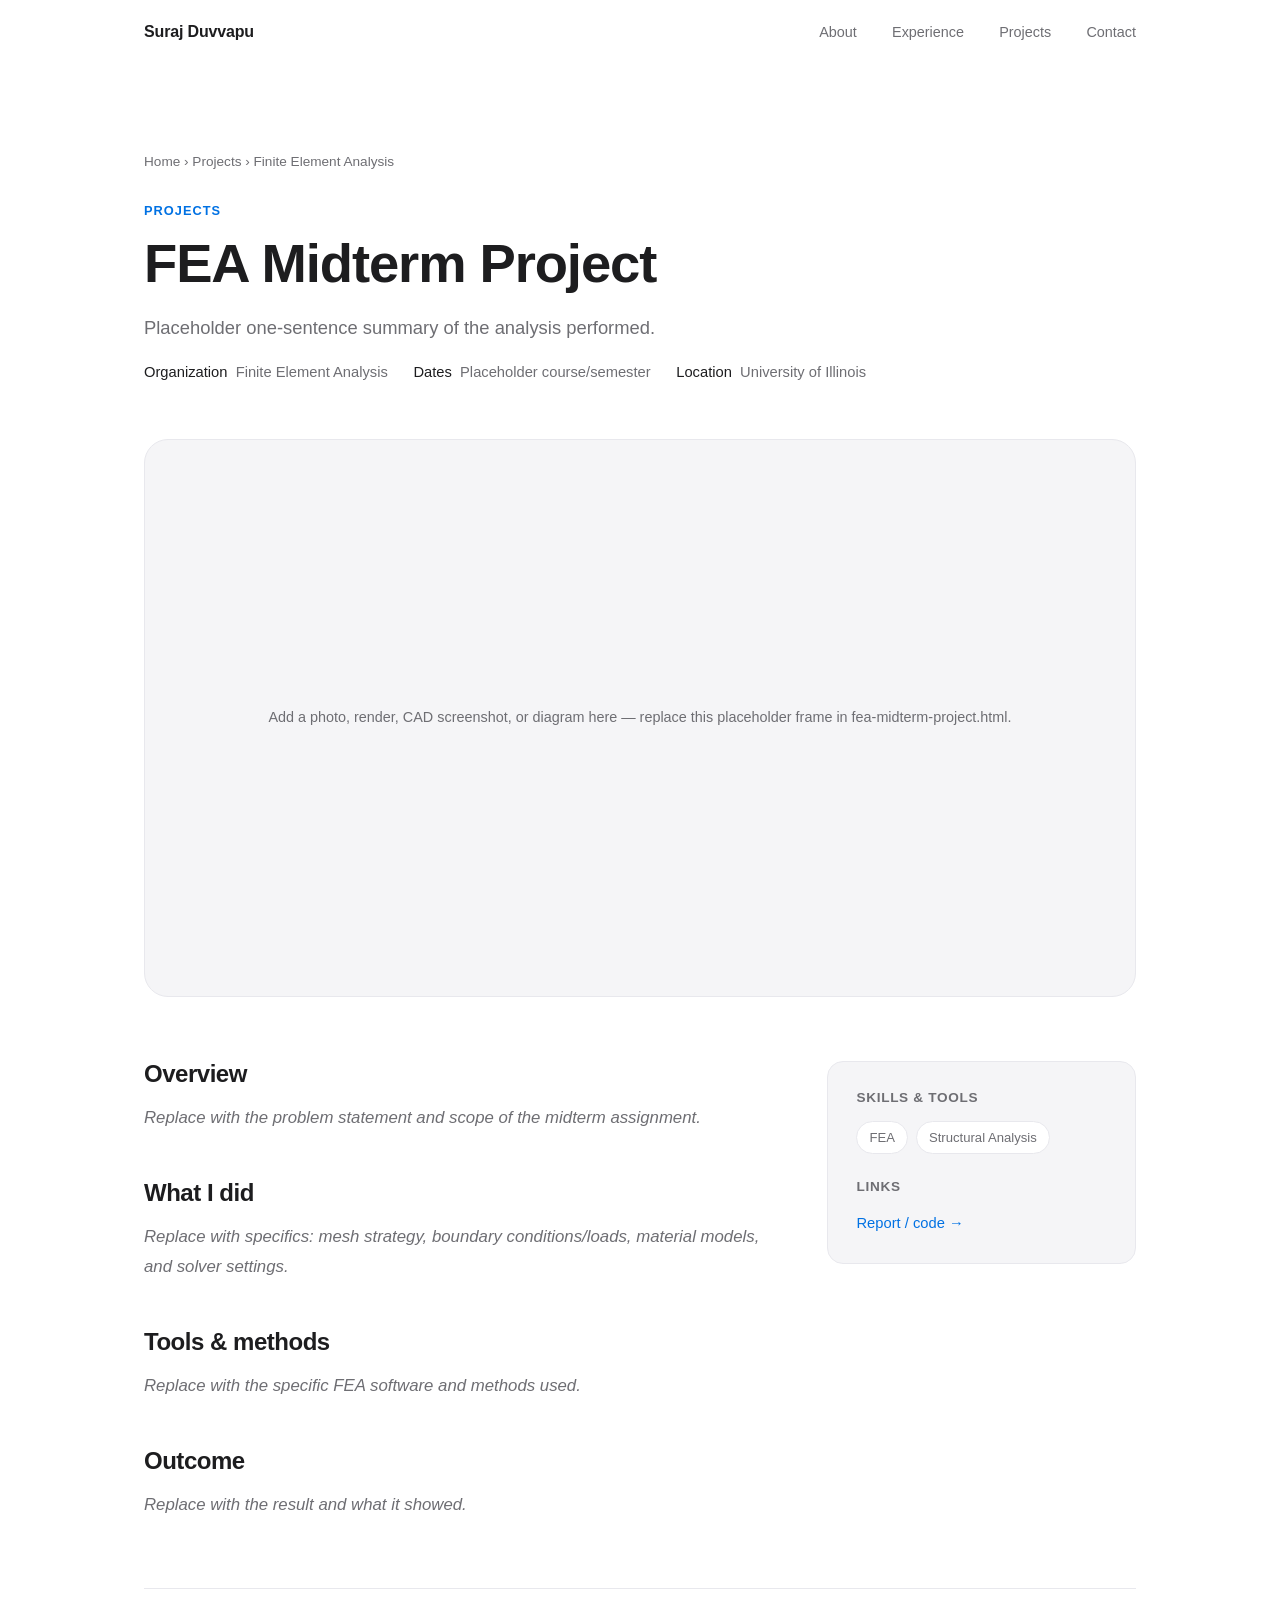
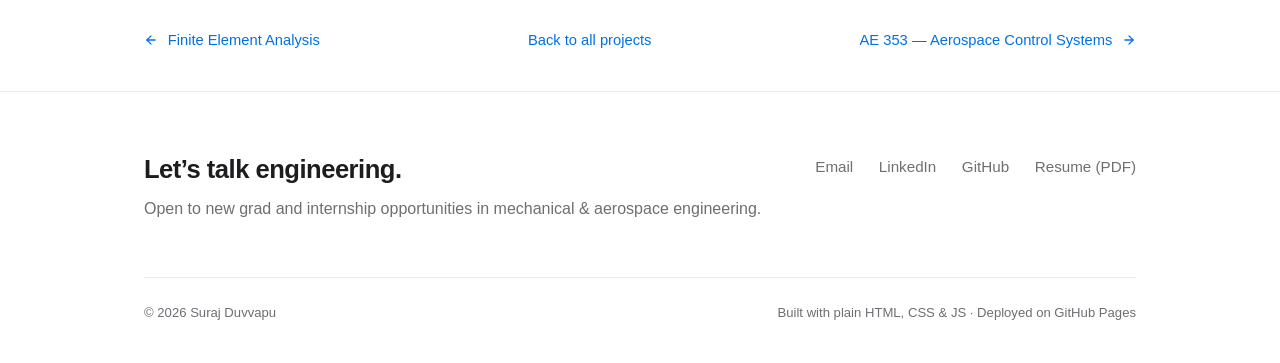
<file: projects/fea-midterm-project.html>
<!doctype html>
<html lang="en">
<head>
<meta charset="UTF-8" />
<meta name="viewport" content="width=device-width, initial-scale=1.0" />
<title>FEA Midterm Project — Finite Element Analysis | Suraj Duvvapu</title>
<meta name="description" content="Placeholder one-sentence summary of the analysis performed." />
<link rel="stylesheet" href="../styles.css" />
</head>
<body>

<nav class="nav">
  <div class="container">
    <a href="../index.html" class="nav-logo">Suraj Duvvapu</a>
    <ul class="nav-links">
      <li><a href="../index.html#about">About</a></li>
      <li><a href="../index.html#experience">Experience</a></li>
      <li><a href="../index.html#projects">Projects</a></li>
      <li><a href="../index.html#contact">Contact</a></li>
    </ul>
    <button class="nav-toggle" aria-label="Toggle menu" aria-expanded="false">
      <svg width="22" height="22" viewBox="0 0 24 24" fill="none" stroke="currentColor" stroke-width="2" stroke-linecap="round"><line x1="3" y1="6" x2="21" y2="6"/><line x1="3" y1="12" x2="21" y2="12"/><line x1="3" y1="18" x2="21" y2="18"/></svg>
    </button>
  </div>
</nav>

<header class="detail-hero">
  <div class="container">
    <div class="breadcrumb reveal">
      <a href="../index.html">Home</a> &rsaquo; <a href="../index.html#projects">Projects</a> &rsaquo; Finite Element Analysis
    </div>
    <span class="eyebrow reveal">Projects</span>
    <h1 class="detail-title reveal">FEA Midterm Project</h1>
    <p class="detail-lede reveal">Placeholder one-sentence summary of the analysis performed.</p>
    <div class="detail-meta reveal">
      <span><strong>Organization</strong> &nbsp;Finite Element Analysis</span>
      <span><strong>Dates</strong> &nbsp;Placeholder course/semester</span>
      <span><strong>Location</strong> &nbsp;University of Illinois</span>
    </div>
  </div>
</header>

<div class="container">
  <div class="media-frame reveal">
    Add a photo, render, CAD screenshot, or diagram here — replace this placeholder frame in fea-midterm-project.html.
  </div>

  <div class="detail-grid">
    <article class="prose reveal">
      <h2>Overview</h2>
      <p class="placeholder">Replace with the problem statement and scope of the midterm assignment.</p>

      <h2>What I did</h2>
      <p class="placeholder">Replace with specifics: mesh strategy, boundary conditions/loads, material models, and solver settings.</p>

      <h2>Tools &amp; methods</h2>
      <p class="placeholder">Replace with the specific FEA software and methods used.</p>

      <h2>Outcome</h2>
      <p class="placeholder">Replace with the result and what it showed.</p>
    </article>

    <aside class="sidebar reveal">
      <h3>Skills &amp; tools</h3>
      <div class="tag-list">
        <span class="tag">FEA</span>
        <span class="tag">Structural Analysis</span>
      </div>
      <h3>Links</h3>
      <ul class="sidebar-links">
        <li><a href="#" target="_blank" rel="noopener">Report / code &rarr;</a></li>
      </ul>
    </aside>
  </div>

  <div class="detail-nav">
    <a href="fea-final-project.html" class="link-arrow">
      <svg width="14" height="14" viewBox="0 0 24 24" fill="none" stroke="currentColor" stroke-width="2.2" stroke-linecap="round" stroke-linejoin="round" style="transform: scaleX(-1);"><line x1="5" y1="12" x2="19" y2="12"/><polyline points="12 5 19 12 12 19"/></svg>
      &nbsp;Finite Element Analysis
    </a>
    <a href="../index.html#projects" class="link-arrow">Back to all projects</a>
    <a href="ae353-final-project.html" class="link-arrow">AE 353 — Aerospace Control Systems&nbsp;
      <svg width="14" height="14" viewBox="0 0 24 24" fill="none" stroke="currentColor" stroke-width="2.2" stroke-linecap="round" stroke-linejoin="round"><line x1="5" y1="12" x2="19" y2="12"/><polyline points="12 5 19 12 12 19"/></svg>
    </a>
  </div>
</div>

<footer class="footer" id="contact">
  <div class="container">
    <div class="footer-top">
      <div>
        <h3 class="footer-heading">Let&rsquo;s talk engineering.</h3>
        <p class="text-muted mt-0">Open to new grad and internship opportunities in mechanical &amp; aerospace engineering.</p>
      </div>
      <div class="footer-links">
        <a href="mailto:your.email@example.com">Email</a>
        <a href="#">LinkedIn</a>
        <a href="#">GitHub</a>
        <a href="#">Resume (PDF)</a>
      </div>
    </div>
    <div class="footer-bottom">
      <span>&copy; <span id="year"></span> Suraj Duvvapu</span>
      <span>Built with plain HTML, CSS &amp; JS &middot; Deployed on GitHub Pages</span>
    </div>
  </div>
</footer>

<script src="../script.js"></script>
<script>document.getElementById('year').textContent = new Date().getFullYear();</script>
</body>
</html>
</file>
<file: styles.css>
/* ============================================================
   Engineering Portfolio — Design System
   Aesthetic reference: Apple / Tesla — restrained type, huge
   whitespace, one accent color, big imagery, subtle motion.
   ============================================================ */

:root {
  --black: #0a0a0a;
  --near-black: #111114;
  --ink: #1d1d1f;
  --gray-900: #2b2b2f;
  --gray-700: #4a4a4f;
  --gray-500: #6e6e73;
  --gray-300: #a1a1a6;
  --gray-200: #d2d2d7;
  --gray-100: #e8e8ed;
  --gray-050: #f5f5f7;
  --white: #ffffff;

  /* single disciplined accent — swap this one value to re-brand the whole site */
  --accent: #0071e3;
  --accent-dark: #0058b0;

  --bg: var(--white);
  --text: var(--ink);
  --text-muted: var(--gray-500);
  --border: var(--gray-100);
  --surface: var(--gray-050);

  --font: -apple-system, "SF Pro Display", "Inter", "Helvetica Neue", Helvetica, Arial, sans-serif;

  --max-width: 1120px;
  --gutter: clamp(1.5rem, 5vw, 4rem);

  --radius-sm: 8px;
  --radius-md: 16px;
  --radius-lg: 24px;

  --ease: cubic-bezier(0.16, 1, 0.3, 1);
  --nav-h: 64px;
}

@media (prefers-color-scheme: dark) {
  :root {
    --bg: var(--black);
    --text: var(--gray-050);
    --text-muted: var(--gray-300);
    --border: #2a2a2e;
    --surface: var(--near-black);
  }
}

* { box-sizing: border-box; }
html { scroll-behavior: smooth; }

body {
  margin: 0;
  font-family: var(--font);
  background: var(--bg);
  color: var(--text);
  -webkit-font-smoothing: antialiased;
  -moz-osx-font-smoothing: grayscale;
  line-height: 1.5;
}

img { max-width: 100%; display: block; }
a { color: inherit; text-decoration: none; }

.container {
  max-width: var(--max-width);
  margin: 0 auto;
  padding: 0 var(--gutter);
}

/* ---------- Typography ---------- */

h1, h2, h3, h4 {
  font-weight: 600;
  letter-spacing: -0.02em;
  line-height: 1.08;
  margin: 0;
}

.eyebrow {
  display: inline-block;
  font-size: 0.8rem;
  font-weight: 600;
  letter-spacing: 0.08em;
  text-transform: uppercase;
  color: var(--accent);
  margin-bottom: 0.9rem;
}

.text-muted { color: var(--text-muted); }

.section-heading {
  font-size: clamp(1.9rem, 3.4vw, 2.6rem);
  margin-bottom: 0.6rem;
}

.section-sub {
  font-size: 1.05rem;
  color: var(--text-muted);
  max-width: 620px;
  margin-bottom: 3rem;
}

/* ---------- Buttons / links ---------- */

.btn {
  display: inline-flex;
  align-items: center;
  gap: 0.4rem;
  padding: 0.75rem 1.4rem;
  border-radius: 980px;
  font-size: 0.95rem;
  font-weight: 500;
  transition: transform 0.35s var(--ease), background 0.35s var(--ease), color .35s var(--ease);
  border: 1px solid transparent;
  cursor: pointer;
}

.btn-primary {
  background: var(--accent);
  color: #fff;
}
.btn-primary:hover { background: var(--accent-dark); transform: translateY(-1px); }

.btn-secondary {
  background: transparent;
  color: var(--text);
  border-color: var(--border);
}
.btn-secondary:hover { border-color: var(--text-muted); transform: translateY(-1px); }

.link-arrow {
  display: inline-flex;
  align-items: center;
  gap: 0.35rem;
  font-weight: 500;
  color: var(--accent);
}
.link-arrow svg { transition: transform 0.3s var(--ease); }
.link-arrow:hover svg { transform: translateX(4px); }

/* ---------- Nav ---------- */

.nav {
  position: fixed;
  top: 0; left: 0; right: 0;
  z-index: 100;
  height: var(--nav-h);
  display: flex;
  align-items: center;
  backdrop-filter: saturate(180%) blur(20px);
  -webkit-backdrop-filter: saturate(180%) blur(20px);
  background: color-mix(in srgb, var(--bg) 78%, transparent);
  border-bottom: 1px solid transparent;
  transition: border-color 0.4s var(--ease), background 0.4s var(--ease);
}
.nav.scrolled { border-bottom-color: var(--border); }

.nav .container {
  display: flex;
  align-items: center;
  justify-content: space-between;
  width: 100%;
}

.nav-logo {
  font-weight: 600;
  font-size: 1rem;
  letter-spacing: -0.01em;
}

.nav-links {
  display: flex;
  gap: 2.2rem;
  list-style: none;
  margin: 0; padding: 0;
}

.nav-links a {
  font-size: 0.9rem;
  color: var(--text-muted);
  transition: color 0.25s var(--ease);
}
.nav-links a:hover { color: var(--text); }

.nav-cta {
  font-size: 0.9rem;
  font-weight: 500;
  color: var(--text);
}

.nav-toggle {
  display: none;
  background: none;
  border: none;
  color: var(--text);
  cursor: pointer;
  padding: 0.5rem;
}

@media (max-width: 760px) {
  .nav-links {
    display: none;
    position: absolute;
    top: var(--nav-h);
    left: 0; right: 0;
    flex-direction: column;
    gap: 0;
    background: var(--bg);
    border-bottom: 1px solid var(--border);
    padding: 0.5rem var(--gutter) 1.2rem;
  }
  .nav-links.nav-links-open { display: flex; }
  .nav-links a { padding: 0.8rem 0; border-bottom: 1px solid var(--border); }
  .nav-links a:last-child { border-bottom: none; }
  .nav-toggle { display: block; }
}

/* ---------- Hero ---------- */

.hero {
  min-height: 92vh;
  display: flex;
  flex-direction: column;
  justify-content: center;
  padding-top: var(--nav-h);
  position: relative;
  overflow: hidden;
}

.hero-inner { max-width: 780px; }

.hero-kicker {
  font-size: 0.95rem;
  font-weight: 600;
  color: var(--accent);
  letter-spacing: 0.02em;
  margin-bottom: 1.2rem;
}

.hero h1 {
  font-size: clamp(2.6rem, 6.5vw, 4.6rem);
  margin-bottom: 1.4rem;
}

.hero p {
  font-size: clamp(1.05rem, 2vw, 1.3rem);
  color: var(--text-muted);
  max-width: 620px;
  margin-bottom: 2.2rem;
}

.hero-actions {
  display: flex;
  gap: 0.9rem;
  flex-wrap: wrap;
}

.hero-bg-grid {
  position: absolute;
  inset: 0;
  z-index: -1;
  background-image:
    radial-gradient(circle at 82% 18%, color-mix(in srgb, var(--accent) 14%, transparent), transparent 55%);
  pointer-events: none;
}

/* ---------- Section spacing ---------- */

section { padding: 7.5rem 0; }
section.tight { padding: 4rem 0; }
.section-border-top { border-top: 1px solid var(--border); }

/* ---------- Cards (experience / project) ---------- */

.card-grid {
  display: grid;
  grid-template-columns: repeat(auto-fit, minmax(300px, 1fr));
  gap: 1.4rem;
}

.card {
  display: block;
  background: var(--surface);
  border: 1px solid var(--border);
  border-radius: var(--radius-md);
  padding: 2rem;
  transition: transform 0.4s var(--ease), border-color 0.4s var(--ease), box-shadow 0.4s var(--ease);
}

.card:hover {
  transform: translateY(-4px);
  border-color: var(--gray-300);
  box-shadow: 0 20px 40px -20px rgba(0,0,0,0.18);
}

.card-org {
  font-size: 0.8rem;
  font-weight: 600;
  letter-spacing: 0.04em;
  text-transform: uppercase;
  color: var(--text-muted);
  margin-bottom: 0.6rem;
}

.card-title {
  font-size: 1.28rem;
  font-weight: 600;
  margin-bottom: 0.35rem;
  letter-spacing: -0.01em;
}

.card-dates {
  font-size: 0.85rem;
  color: var(--text-muted);
  margin-bottom: 1rem;
}

.card-summary {
  font-size: 0.98rem;
  color: var(--text-muted);
  line-height: 1.55;
  margin-bottom: 1.3rem;
}

.card-link {
  font-size: 0.88rem;
  font-weight: 600;
  color: var(--accent);
  display: inline-flex;
  align-items: center;
  gap: 0.3rem;
}
.card:hover .card-link svg { transform: translateX(4px); }
.card-link svg { transition: transform 0.3s var(--ease); }

/* ---------- Reveal-on-scroll ---------- */

.reveal {
  opacity: 0;
  transform: translateY(24px);
  transition: opacity 0.8s var(--ease), transform 0.8s var(--ease);
}
.reveal.is-visible {
  opacity: 1;
  transform: translateY(0);
}
.reveal-stagger.is-visible > * { transition-delay: calc(var(--i, 0) * 70ms); }

@media (prefers-reduced-motion: reduce) {
  .reveal, .reveal-stagger.is-visible > * {
    transition: none !important;
    opacity: 1 !important;
    transform: none !important;
  }
  html { scroll-behavior: auto; }
}

/* ---------- Detail page ---------- */

.detail-hero {
  padding-top: calc(var(--nav-h) + 5.5rem);
  padding-bottom: 3.5rem;
}

.breadcrumb {
  font-size: 0.85rem;
  color: var(--text-muted);
  margin-bottom: 1.6rem;
}
.breadcrumb a { color: var(--text-muted); }
.breadcrumb a:hover { color: var(--accent); }

.detail-meta {
  display: flex;
  flex-wrap: wrap;
  gap: 0.5rem 1.6rem;
  margin-top: 1.2rem;
  font-size: 0.92rem;
  color: var(--text-muted);
}
.detail-meta strong { color: var(--text); font-weight: 500; }

.detail-title {
  font-size: clamp(2.1rem, 5vw, 3.4rem);
  max-width: 820px;
}

.detail-lede {
  font-size: 1.15rem;
  color: var(--text-muted);
  max-width: 700px;
  margin-top: 1.3rem;
}

.media-frame {
  border-radius: var(--radius-lg);
  overflow: hidden;
  background: var(--surface);
  border: 1px solid var(--border);
  aspect-ratio: 16 / 9;
  display: flex;
  align-items: center;
  justify-content: center;
  color: var(--text-muted);
  font-size: 0.9rem;
  margin-bottom: 4rem;
  text-align: center;
  padding: 1rem;
}

.detail-grid {
  display: grid;
  grid-template-columns: 2fr 1fr;
  gap: 4rem;
}

@media (max-width: 860px) {
  .detail-grid { grid-template-columns: 1fr; gap: 2.5rem; }
}

.prose h2 {
  font-size: 1.5rem;
  margin-top: 3rem;
  margin-bottom: 1rem;
}
.prose h2:first-child { margin-top: 0; }
.prose p {
  font-size: 1.05rem;
  line-height: 1.75;
  color: var(--text);
  margin: 0 0 1.3rem;
}
.prose p.placeholder {
  color: var(--text-muted);
  font-style: italic;
}

.sidebar {
  align-self: start;
  position: sticky;
  top: calc(var(--nav-h) + 2rem);
  background: var(--surface);
  border: 1px solid var(--border);
  border-radius: var(--radius-md);
  padding: 1.8rem;
}

.sidebar h3 {
  font-size: 0.85rem;
  text-transform: uppercase;
  letter-spacing: 0.05em;
  color: var(--text-muted);
  margin-bottom: 1rem;
}

.tag-list {
  display: flex;
  flex-wrap: wrap;
  gap: 0.5rem;
  margin-bottom: 1.6rem;
}

.tag {
  font-size: 0.82rem;
  padding: 0.35rem 0.75rem;
  border-radius: 980px;
  background: var(--bg);
  border: 1px solid var(--border);
  color: var(--text-muted);
}

.sidebar-links { list-style: none; margin: 0; padding: 0; }
.sidebar-links li + li { margin-top: 0.7rem; }
.sidebar-links a {
  font-size: 0.92rem;
  color: var(--accent);
  font-weight: 500;
}

.detail-nav {
  display: flex;
  justify-content: space-between;
  align-items: center;
  gap: 1rem 2rem;
  flex-wrap: wrap;
  padding: 2.5rem 0;
  border-top: 1px solid var(--border);
  margin-top: 3rem;
  font-size: 0.92rem;
}

.detail-nav a {
  display: inline-flex;
  align-items: center;
  max-width: 32%;
  white-space: nowrap;
  overflow: hidden;
  text-overflow: ellipsis;
}

.detail-nav a:nth-child(2) { max-width: none; }

@media (max-width: 700px) {
  .detail-nav {
    flex-direction: column;
    align-items: flex-start;
  }
  .detail-nav a { max-width: 100%; }
}

/* ---------- Footer ---------- */

.footer {
  border-top: 1px solid var(--border);
  padding: 4rem 0 2.5rem;
}

.footer-top {
  display: flex;
  justify-content: space-between;
  align-items: flex-start;
  flex-wrap: wrap;
  gap: 2rem;
  margin-bottom: 2.5rem;
}

.footer-heading {
  font-size: 1.6rem;
  max-width: 420px;
  margin-bottom: 0.8rem;
}

.footer-links {
  display: flex;
  gap: 1.6rem;
  flex-wrap: wrap;
}

.footer-links a {
  font-size: 0.95rem;
  color: var(--text-muted);
}
.footer-links a:hover { color: var(--accent); }

.footer-bottom {
  display: flex;
  justify-content: space-between;
  flex-wrap: wrap;
  gap: 1rem;
  font-size: 0.82rem;
  color: var(--text-muted);
  padding-top: 1.6rem;
  border-top: 1px solid var(--border);
}

/* ---------- Utility ---------- */

.mt-0 { margin-top: 0; }
.visually-hidden {
  position: absolute; width: 1px; height: 1px;
  overflow: hidden; clip: rect(0,0,0,0); white-space: nowrap;
}
</file>
